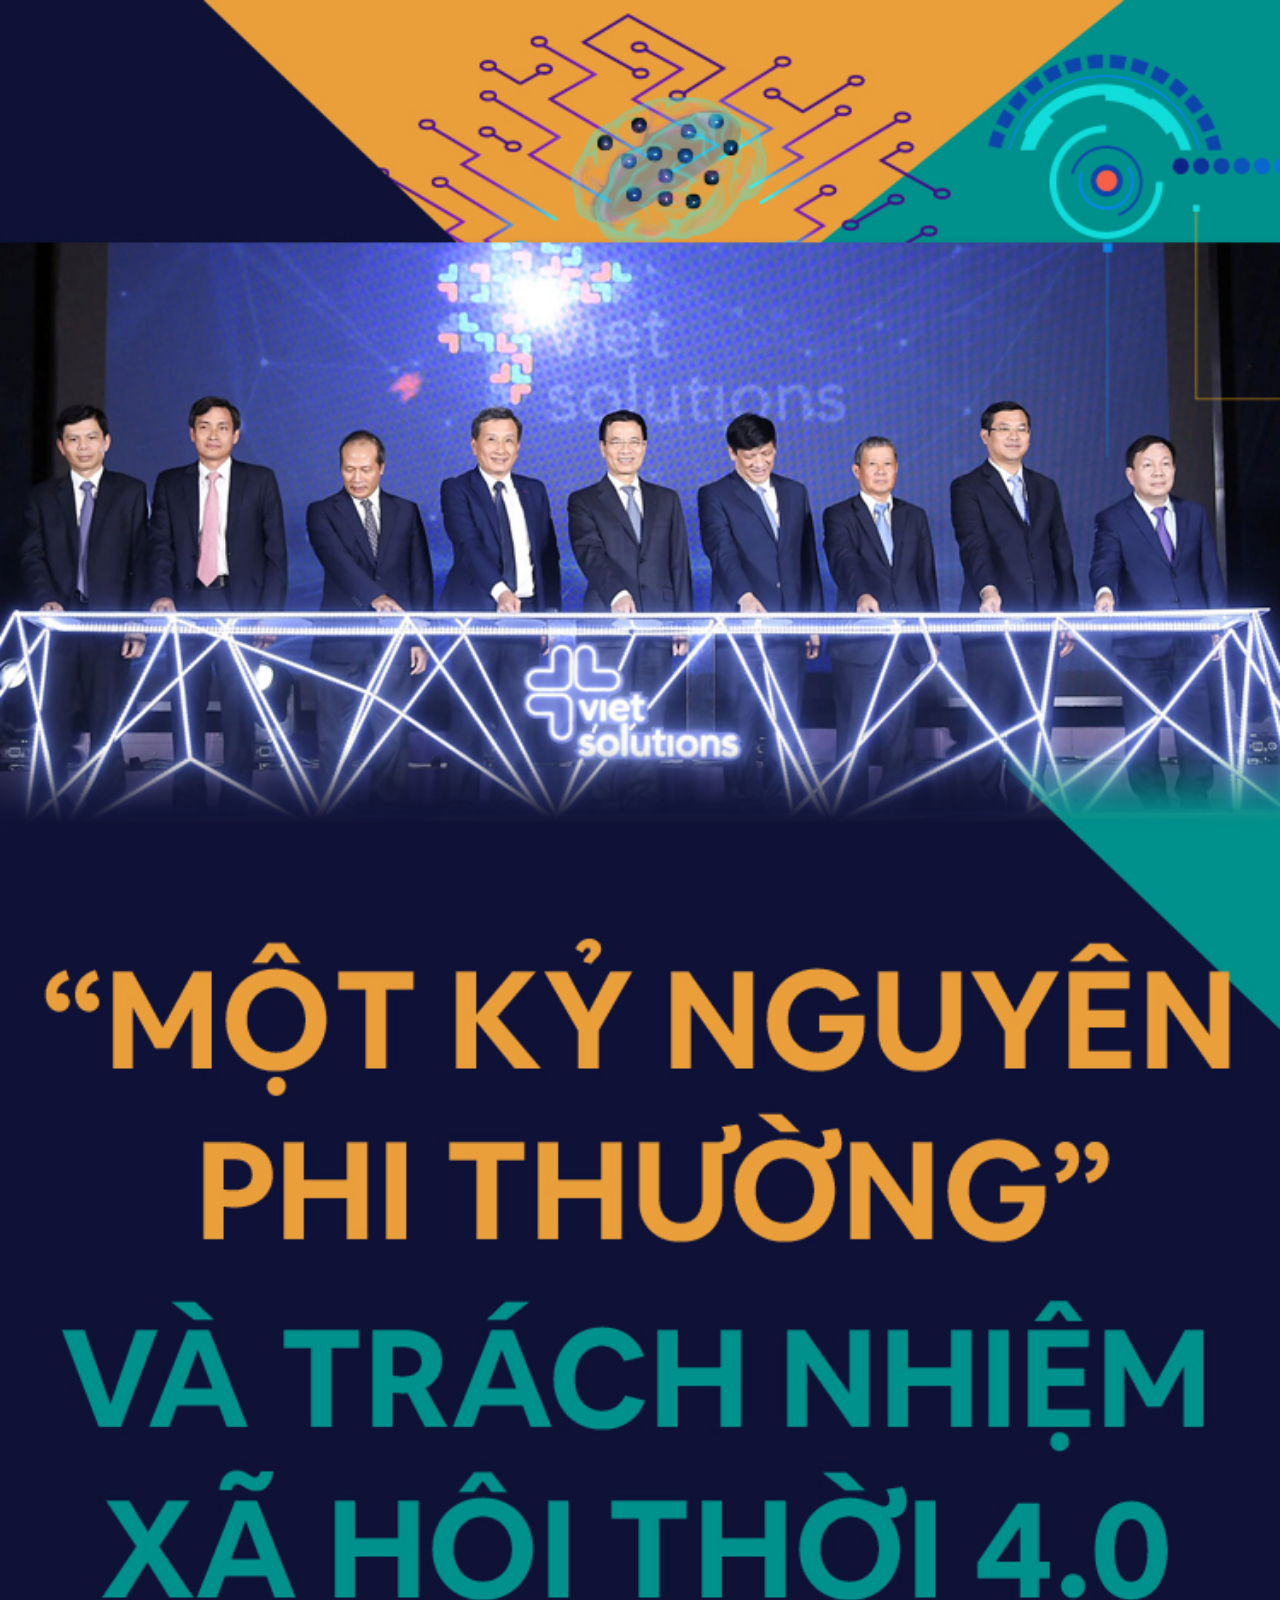
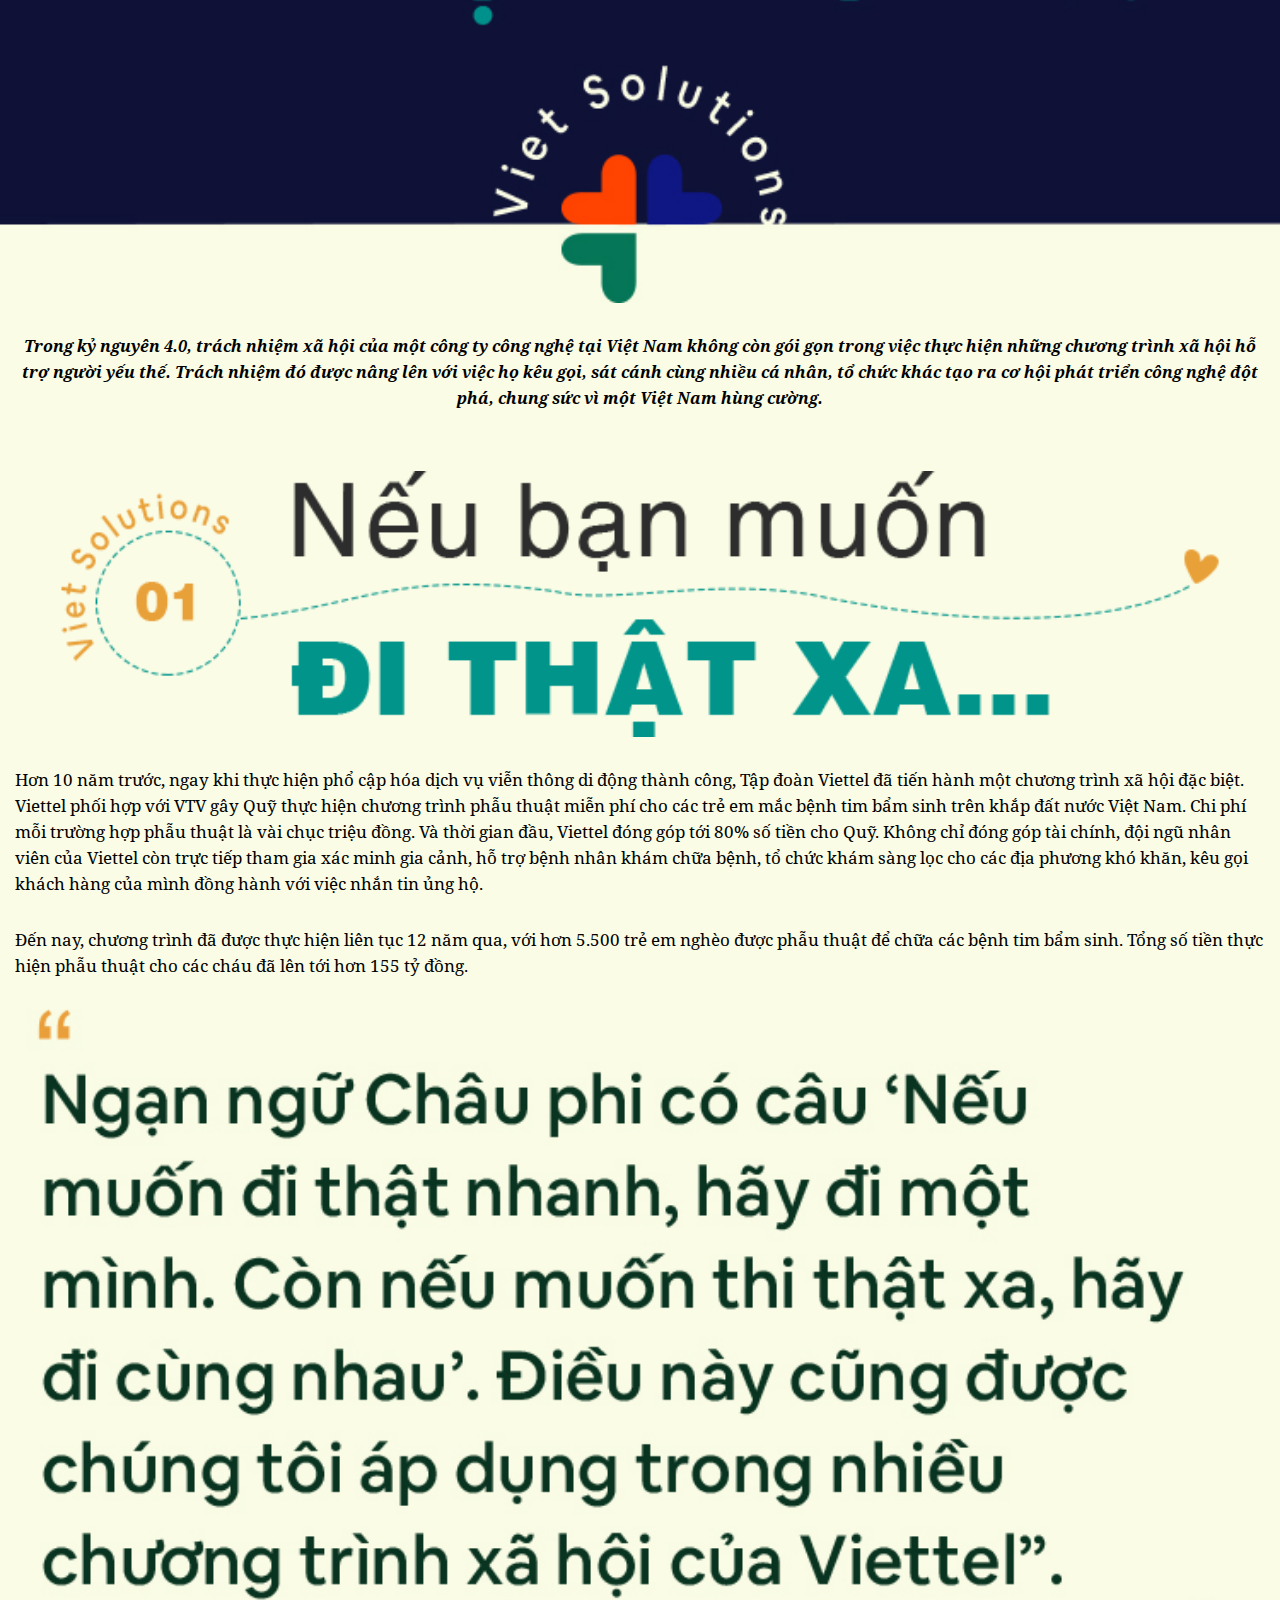
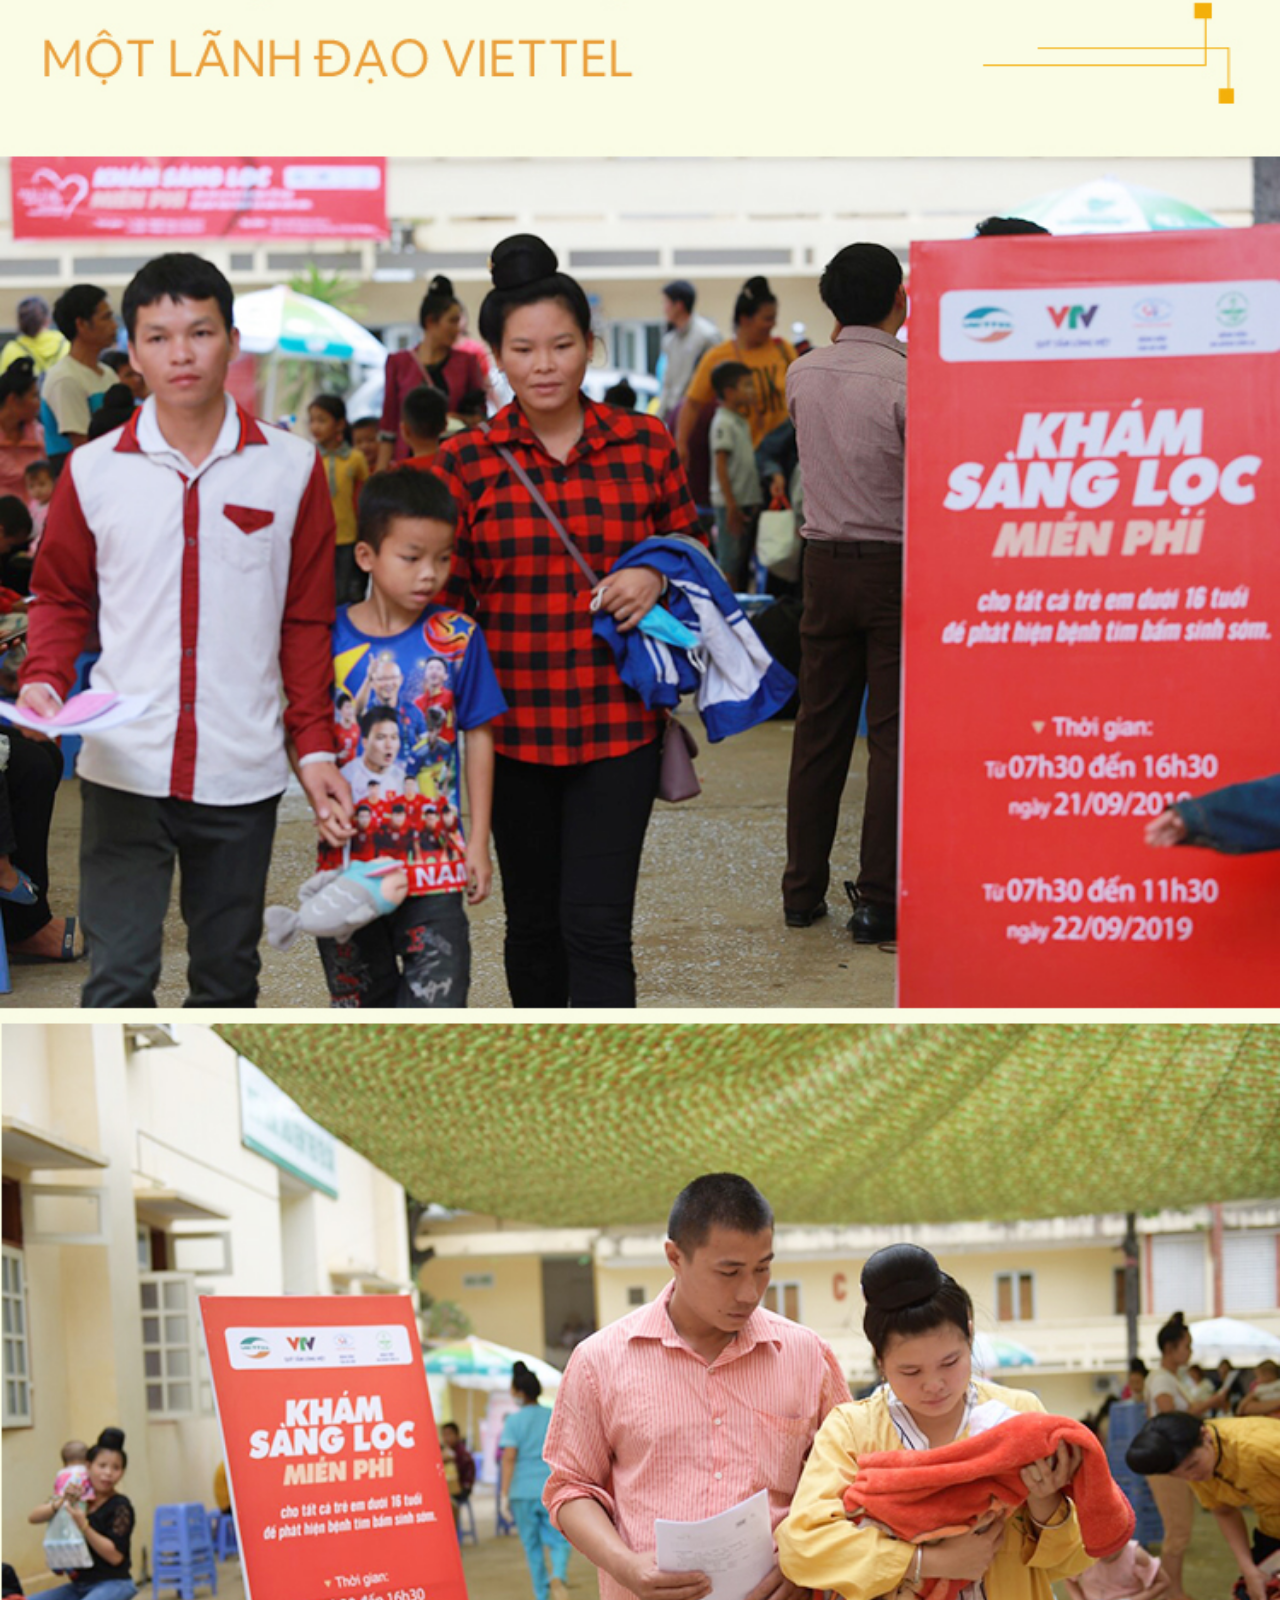
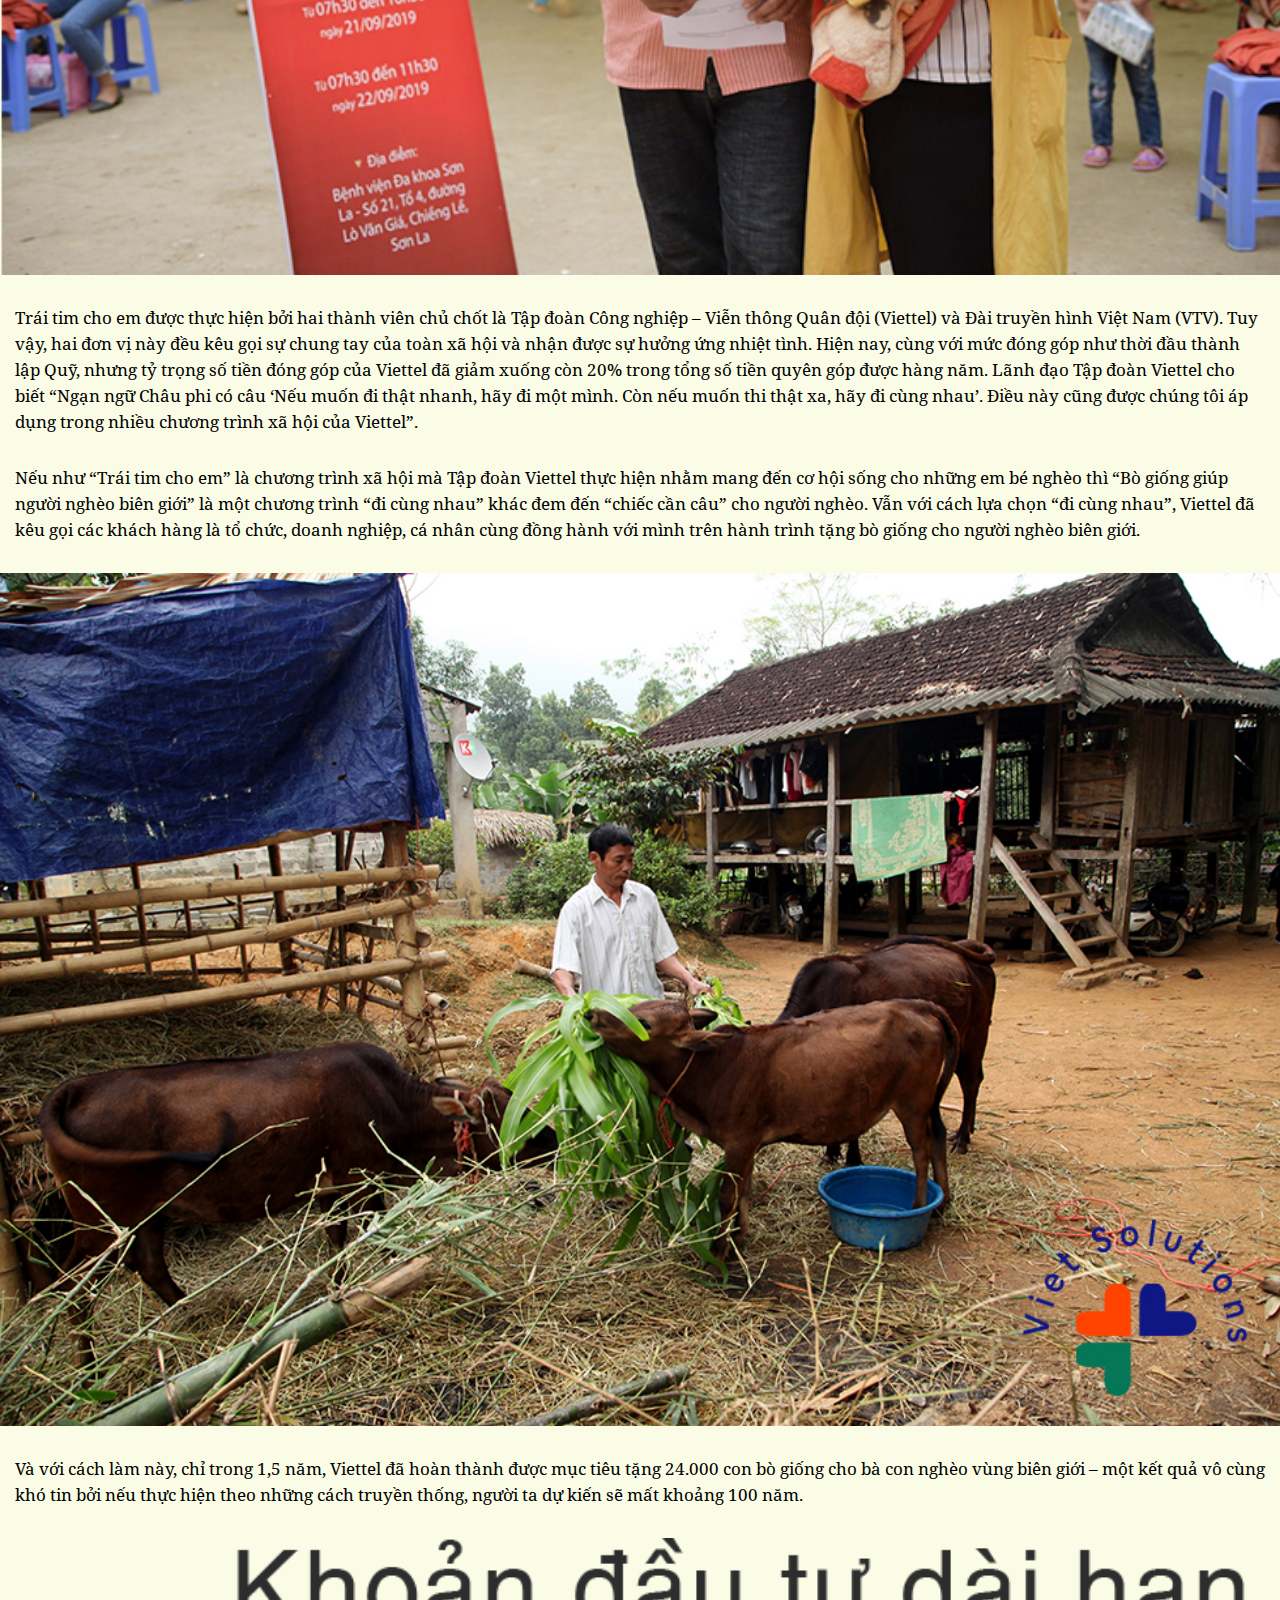
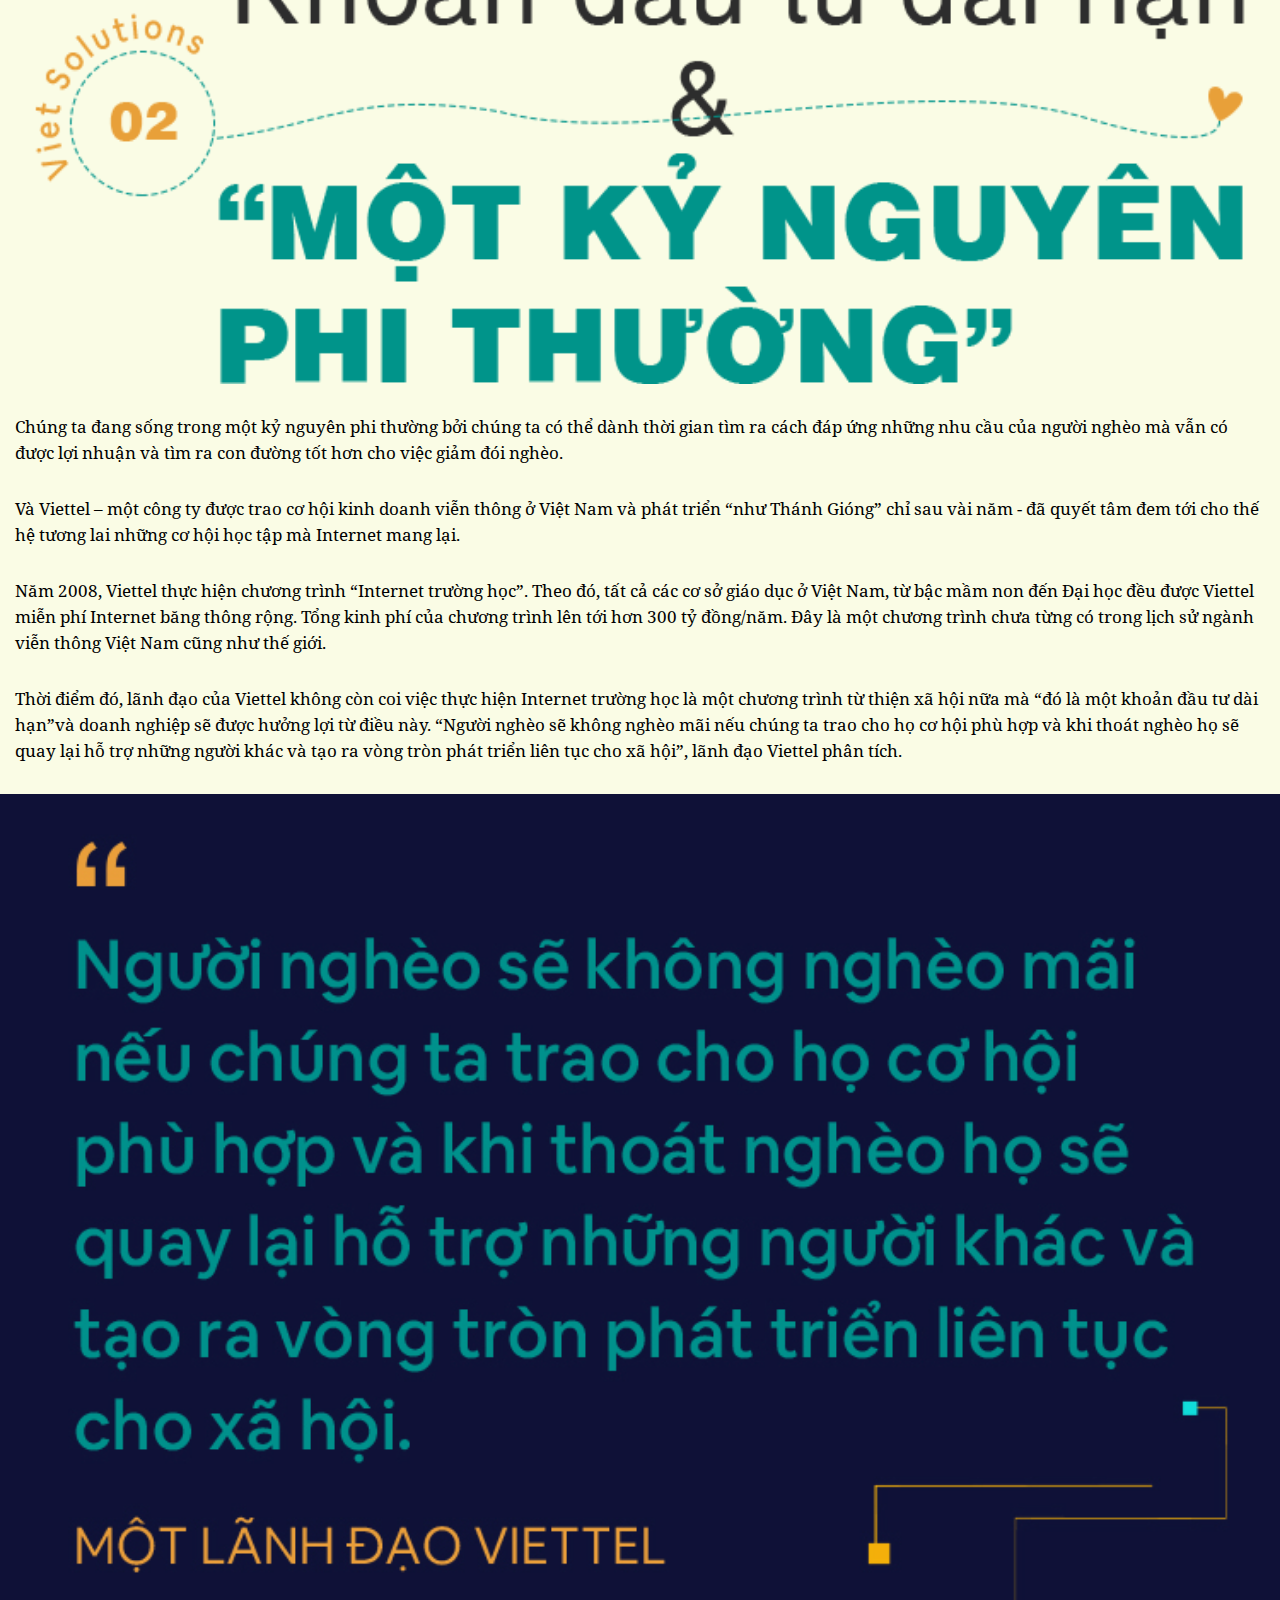
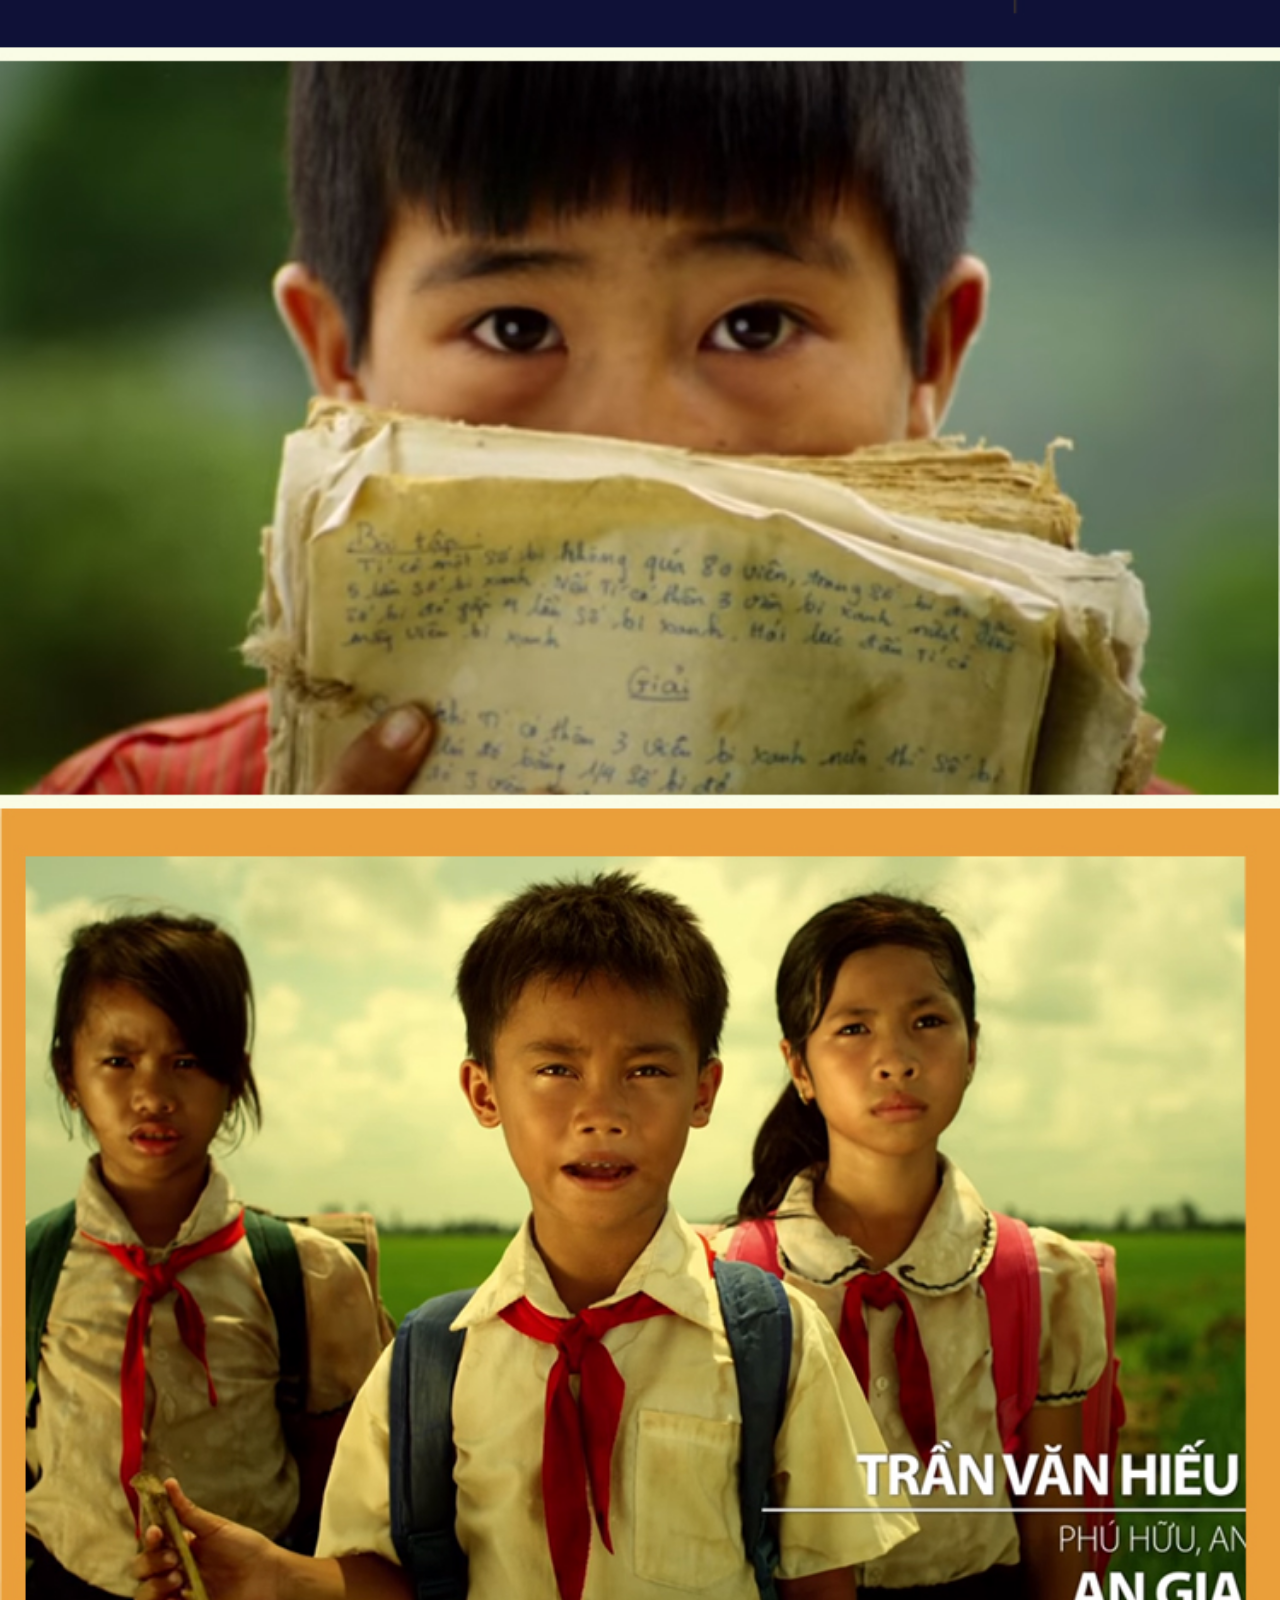
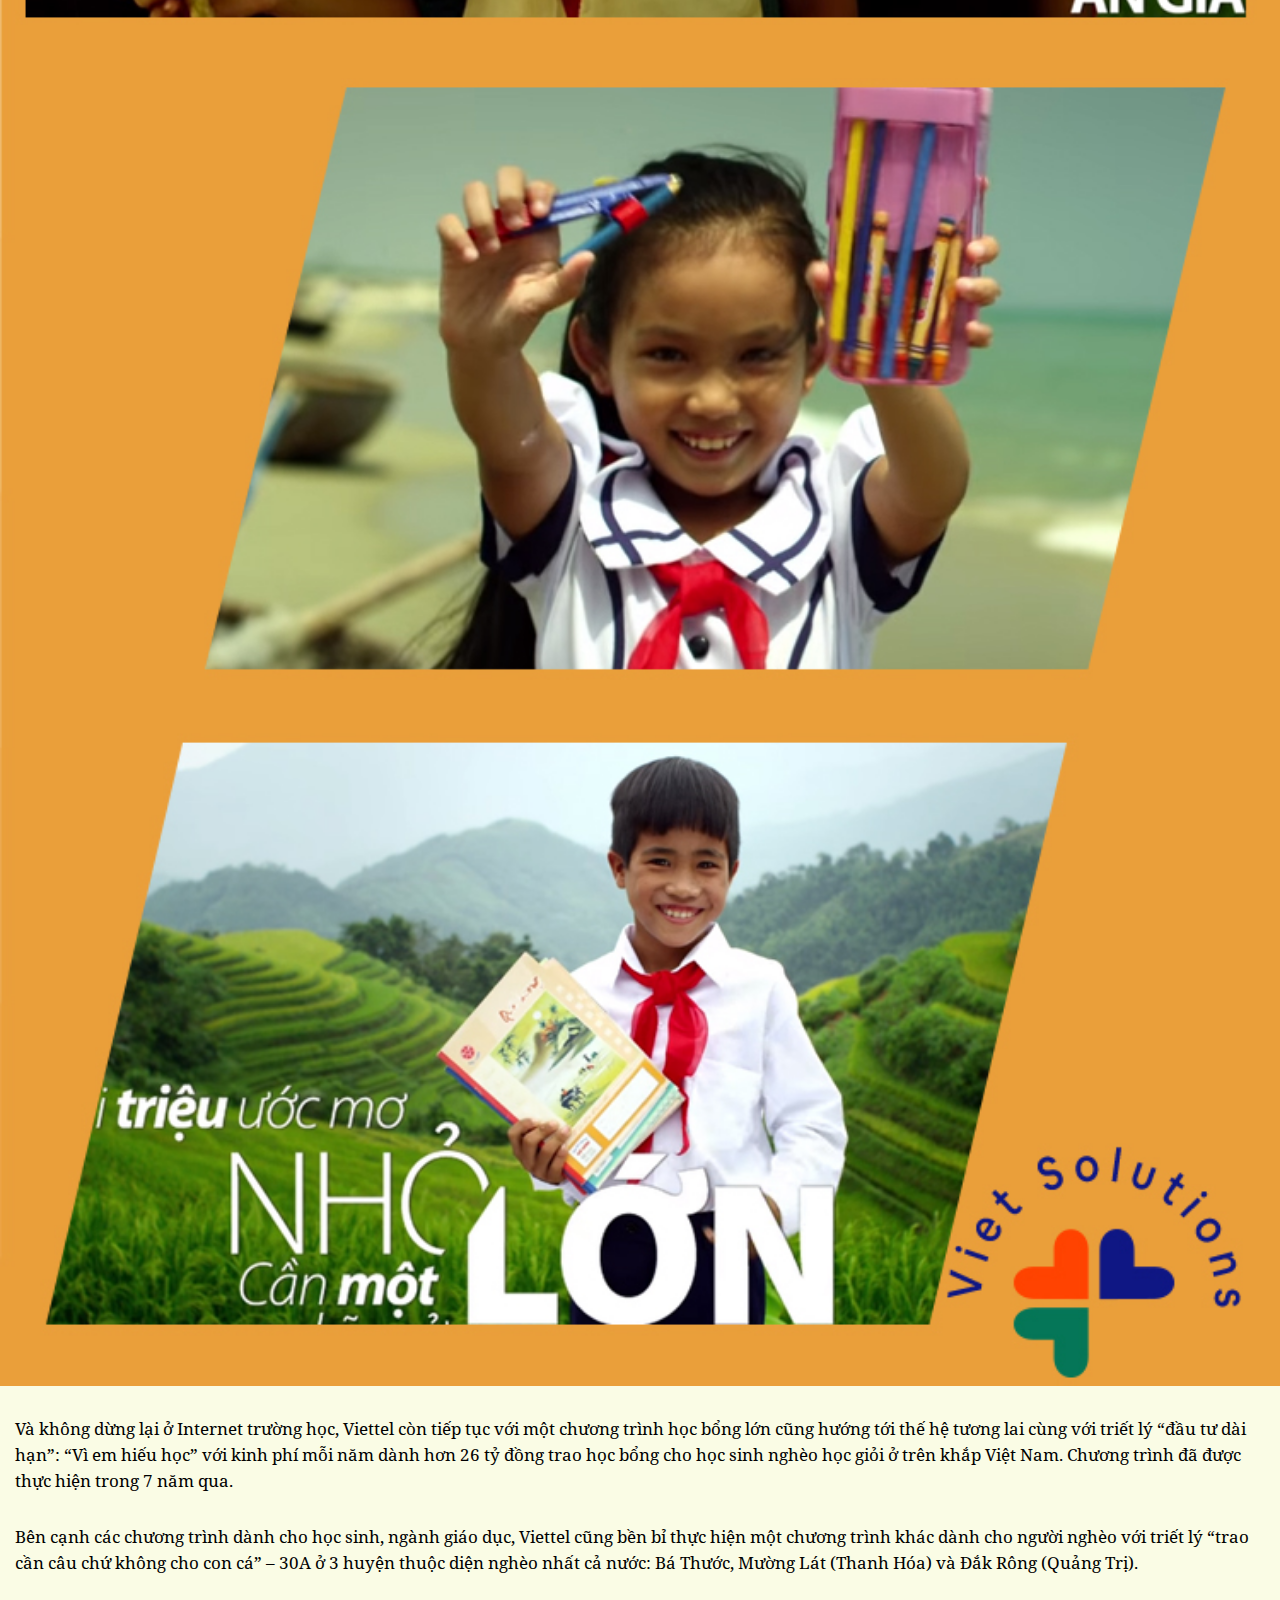
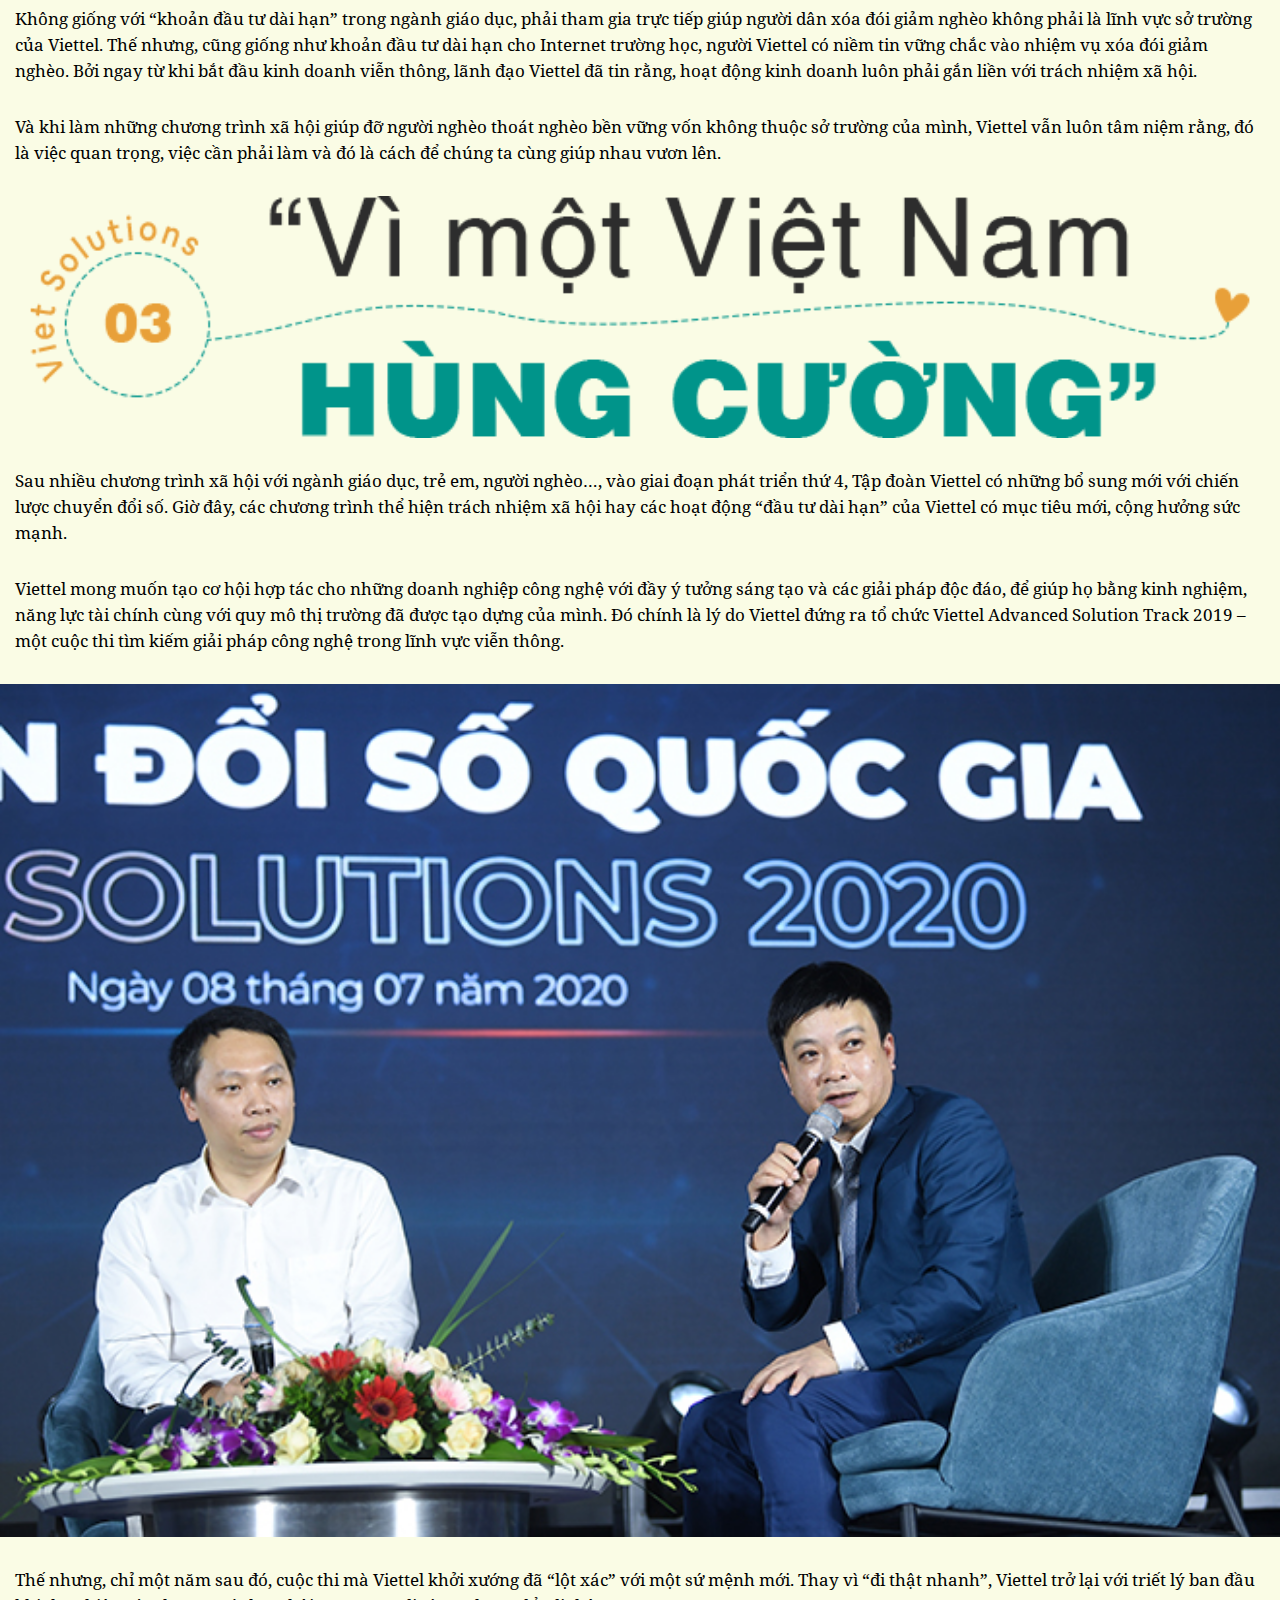
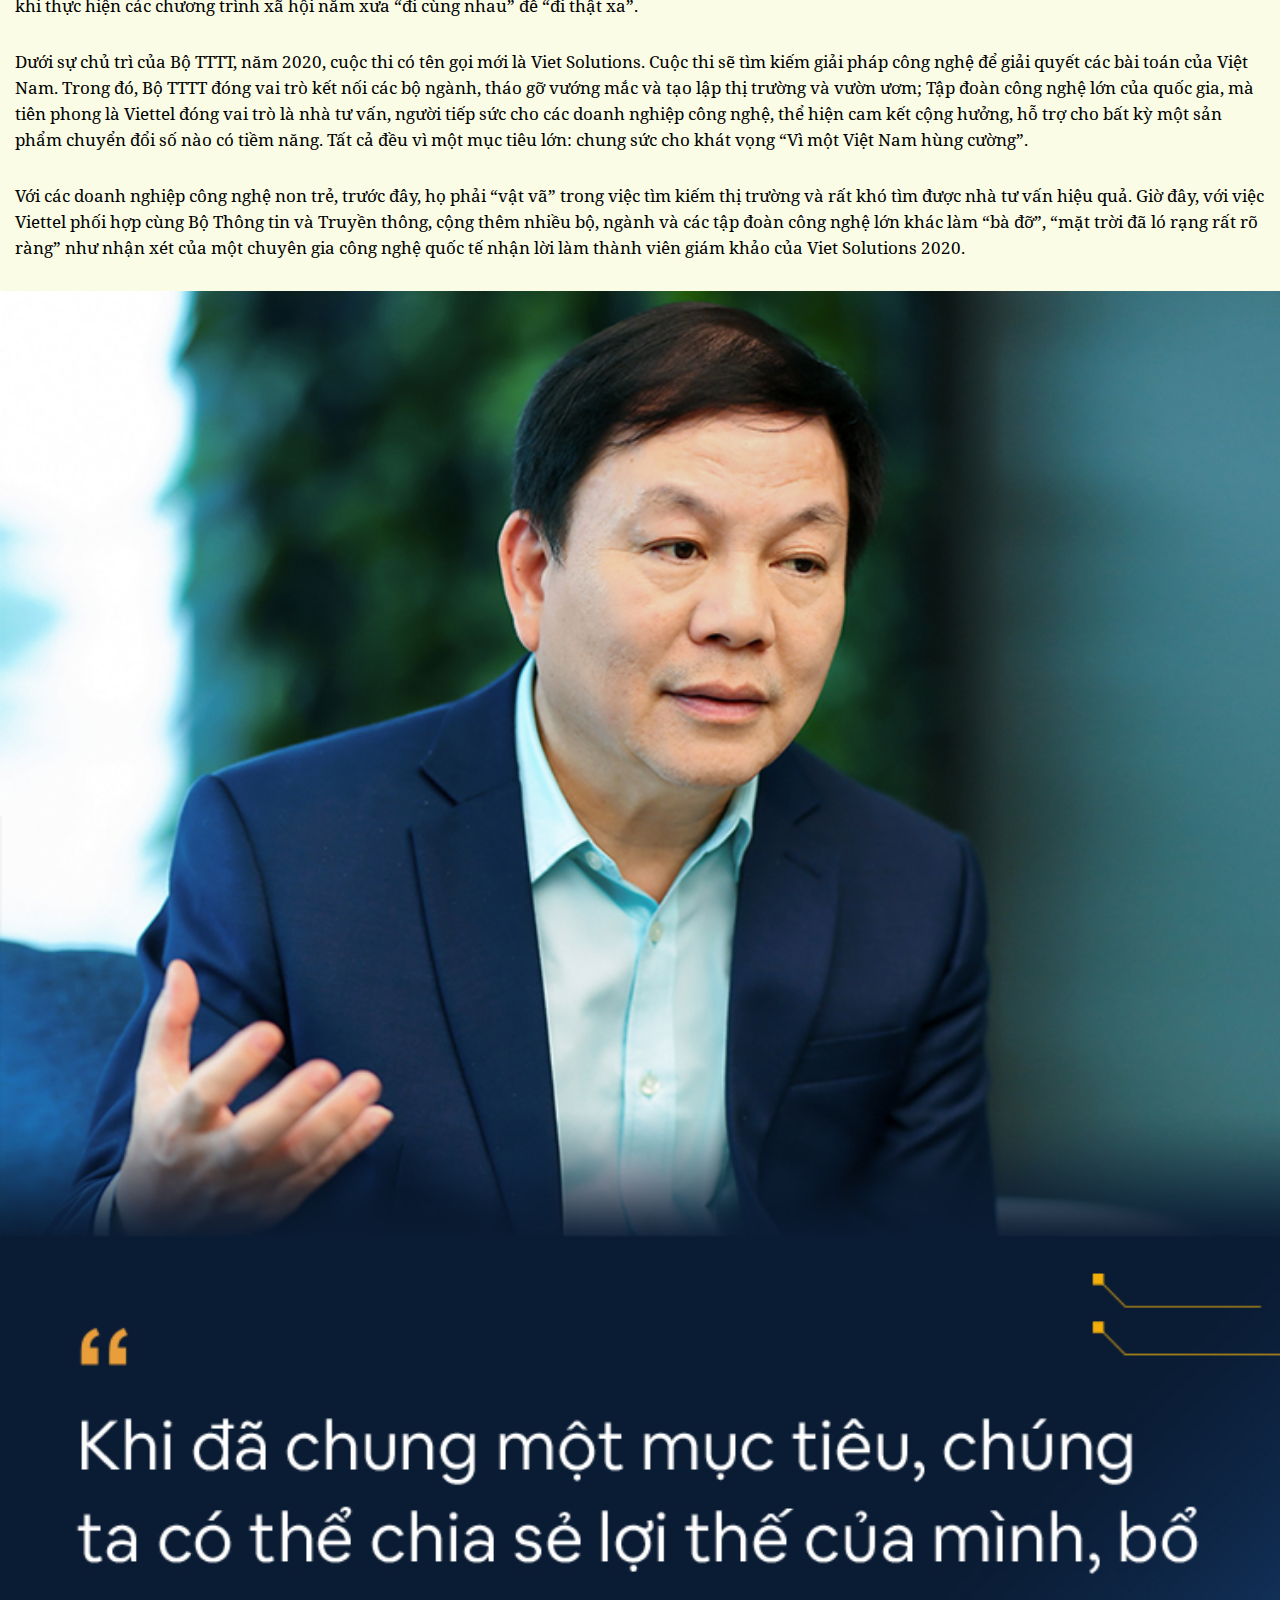
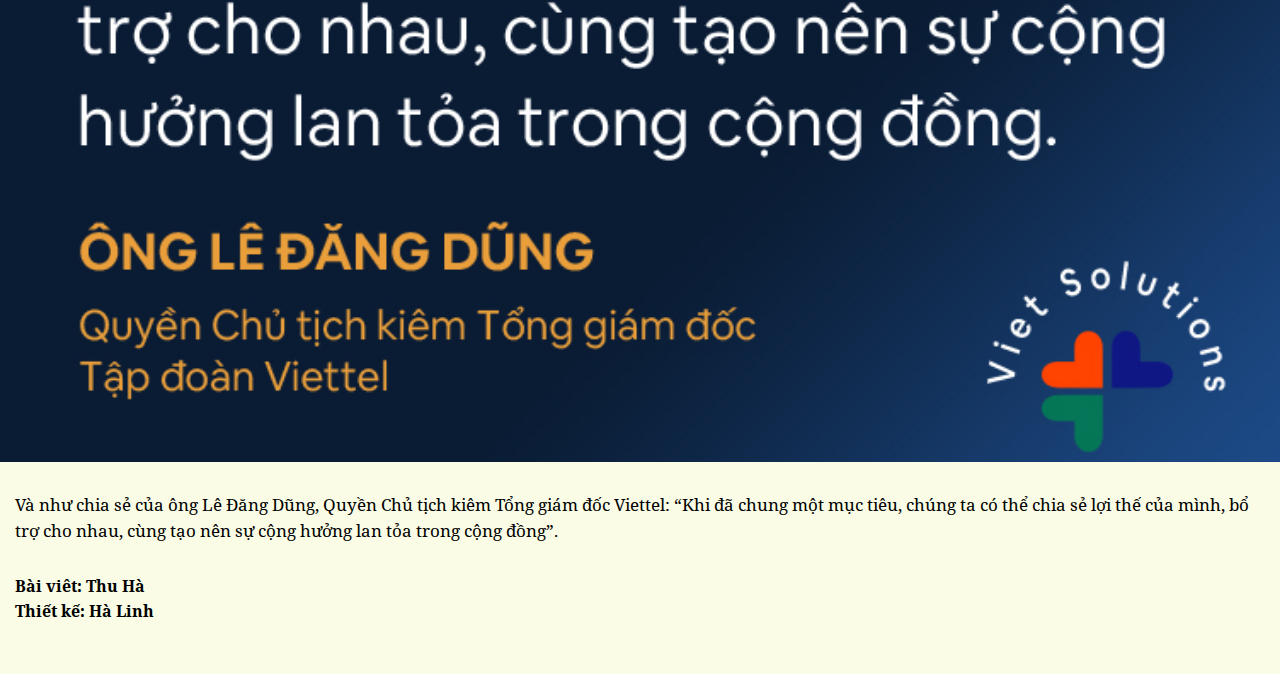
<file: mobile/index.html>
<!DOCTYPE html>
<html lang="en">
<head>
    <meta charset="UTF-8">
    <meta name="viewport" content="width=device-width, initial-scale=1.0">
    <meta http-equiv="X-UA-Compatible" content="ie=edge">
    <title>“Một kỷ nguyên phi thường” và trách nhiệm xã hội thời 4.0</title>
    <link rel="stylesheet" href="css/reset.css">
    <link rel="stylesheet" href="css/fonts.css">
    <link rel="stylesheet" href="css/style.css">
    <script src="js/jquery-3.3.1.min.js"></script>
</head>
<body>
    <div class="emag-wrapper">
        <div class="emag-cover">
            <img src="images/cover.jpg" alt="">
        </div>

        <div class="emag-sapo">
            <p>Trong kỷ nguyên 4.0, trách nhiệm xã hội của một công ty công nghệ tại Việt Nam không còn gói gọn trong việc thực hiện những chương trình xã hội hỗ trợ người yếu thế. Trách nhiệm đó được nâng lên với việc họ kêu gọi, sát cánh cùng nhiều cá nhân, tổ chức khác tạo ra cơ hội phát triển công nghệ đột phá, chung sức vì một Việt Nam hùng cường.</p>
        </div>

        <div class="emag-main">
            <div class="emag-title">
                <img src="images/title-1.png" alt="">
            </div>

            <div class="emag-content">
                <p>Hơn 10 năm trước, ngay khi thực hiện phổ cập hóa dịch vụ viễn thông di động thành công, Tập đoàn Viettel đã tiến hành một chương trình xã hội đặc biệt. Viettel phối hợp với VTV gây Quỹ thực hiện chương trình phẫu thuật miễn phí cho các trẻ em mắc bệnh tim bẩm sinh trên khắp đất nước Việt Nam. Chi phí mỗi trường hợp phẫu thuật là vài chục triệu đồng. Và thời gian đầu, Viettel đóng góp tới 80% số tiền cho Quỹ.  Không chỉ đóng góp tài chính, đội ngũ nhân viên của Viettel còn trực tiếp tham gia xác minh gia cảnh, hỗ trợ bệnh nhân khám chữa bệnh, tổ chức khám sàng lọc cho các địa phương khó khăn, kêu gọi khách hàng của mình đồng hành với việc nhắn tin ủng hộ.</p>

                <p>Đến nay, chương trình đã được thực hiện liên tục 12 năm qua, với hơn 5.500 trẻ em nghèo được phẫu thuật để chữa các bệnh tim bẩm sinh. Tổng số tiền thực hiện phẫu thuật cho các cháu đã lên tới hơn 155 tỷ đồng.</p>
            </div>

            <img src="images/img-1.jpg" alt="">

            <div class="emag-content">
                <p>Trái tim cho em được thực hiện bởi hai thành viên chủ chốt là Tập đoàn Công nghiệp – Viễn thông Quân đội (Viettel) và Đài truyền hình Việt Nam (VTV). Tuy vậy, hai đơn vị này đều kêu gọi sự chung tay của toàn xã hội và nhận được sự hưởng ứng nhiệt tình. Hiện nay, cùng với mức đóng góp như thời đầu thành lập Quỹ, nhưng tỷ trọng số tiền đóng góp của Viettel đã giảm xuống còn 20% trong tổng số tiền quyên góp được hàng năm. Lãnh đạo Tập đoàn Viettel cho biết “Ngạn ngữ Châu phi có câu ‘Nếu muốn đi thật nhanh, hãy đi một mình. Còn nếu muốn thi thật xa, hãy đi cùng nhau’. Điều này cũng được chúng tôi áp dụng trong nhiều chương trình xã hội của Viettel”.</p>

                <p>Nếu như “Trái tim cho em” là chương trình xã hội mà Tập đoàn Viettel thực hiện nhằm mang đến cơ hội sống cho những em bé nghèo thì “Bò giống giúp người nghèo biên giới” là một chương trình “đi cùng nhau” khác đem đến “chiếc cần câu” cho người nghèo. Vẫn với cách lựa chọn “đi cùng nhau”, Viettel đã kêu gọi các khách hàng là tổ chức, doanh nghiệp, cá nhân cùng đồng hành với mình trên hành trình tặng bò giống cho người nghèo biên giới.</p>
            </div>

            <img src="images/img-2.jpg" alt="">

            <div class="emag-content">
                <p>Và với cách làm này, chỉ trong 1,5 năm, Viettel đã hoàn thành được mục tiêu tặng 24.000 con bò giống cho bà con nghèo vùng biên giới – một kết quả vô cùng khó tin bởi nếu thực hiện theo những cách truyền thống, người ta dự kiến sẽ mất khoảng 100 năm. </p>
            </div>

            <div class="emag-title">
                <img src="images/title-2.png" alt="">
            </div>

            <div class="emag-content">
                <p>Chúng ta đang sống trong một kỷ nguyên phi thường bởi chúng ta có thể dành thời gian tìm ra cách đáp ứng những nhu cầu của người nghèo mà vẫn có được lợi nhuận và tìm ra con đường tốt hơn cho việc giảm đói nghèo.</p>

                <p>Và Viettel – một công ty được trao cơ hội kinh doanh viễn thông ở Việt Nam và phát triển “như Thánh Gióng” chỉ sau vài năm - đã quyết tâm đem tới cho thế hệ tương lai những cơ hội học tập mà Internet mang lại.</p>

                <p>Năm 2008, Viettel thực hiện chương trình “Internet trường học”. Theo đó, tất cả các cơ sở giáo dục ở Việt Nam, từ bậc mầm non đến Đại học đều được Viettel miễn phí Internet băng thông rộng. Tổng kinh phí của chương trình lên tới hơn 300 tỷ đồng/năm. Đây là một chương trình chưa từng có trong lịch sử ngành viễn thông Việt Nam cũng như thế giới.</p>

                <p>Thời điểm đó, lãnh đạo của Viettel không còn coi việc thực hiện Internet trường học là một chương trình từ thiện xã hội nữa mà “đó là một khoản đầu tư dài hạn”và doanh nghiệp sẽ được hưởng lợi từ điều này. “Người nghèo sẽ không nghèo mãi nếu chúng ta trao cho họ cơ hội phù hợp và khi thoát nghèo họ sẽ quay lại hỗ trợ những người khác và tạo ra vòng tròn phát triển liên tục cho xã hội”, lãnh đạo Viettel phân tích.</p>
            </div>

            <img src="images/img-3.jpg" alt="">

            <div class="emag-content">
                <p>Và không dừng lại ở Internet trường học, Viettel còn tiếp tục với một chương trình học bổng lớn cũng hướng tới thế hệ tương lai cùng với triết lý “đầu tư dài hạn”: “Vì em hiếu học” với kinh phí mỗi năm dành hơn 26 tỷ đồng trao học bổng cho học sinh nghèo học giỏi ở trên khắp Việt Nam. Chương trình đã được thực hiện trong 7 năm qua.</p>

                <p>Bên cạnh các chương trình dành cho học sinh, ngành giáo dục, Viettel cũng bền bỉ thực hiện một chương trình khác dành cho người nghèo với triết lý “trao cần câu chứ không cho con cá” – 30A ở 3 huyện thuộc diện nghèo nhất cả nước: Bá Thước, Mường Lát (Thanh Hóa) và Đắk Rông (Quảng Trị).</p>

                <p>Không giống với “khoản đầu tư dài hạn” trong ngành giáo dục, phải tham gia trực tiếp giúp người dân xóa đói giảm nghèo không phải là lĩnh vực sở trường của Viettel. Thế nhưng, cũng giống như khoản đầu tư dài hạn cho Internet trường học, người Viettel có niềm tin vững chắc vào nhiệm vụ xóa đói giảm nghèo. Bởi ngay từ khi bắt đầu kinh doanh viễn thông, lãnh đạo Viettel đã tin rằng, hoạt động kinh doanh luôn phải gắn liền với trách nhiệm xã hội.</p>

                <p>Và khi làm những chương trình xã hội giúp đỡ người nghèo thoát nghèo bền vững vốn không thuộc sở trường của mình, Viettel vẫn luôn tâm niệm rằng, đó là việc quan trọng, việc cần phải làm và đó là cách để chúng ta cùng giúp nhau vươn lên.</p>
            </div>

            <div class="emag-title">
                <img src="images/title-3.png" alt="">
            </div>

            <div class="emag-content">
                <p>Sau nhiều chương trình xã hội với ngành giáo dục, trẻ em, người nghèo…, vào giai đoạn phát triển thứ 4, Tập đoàn Viettel có những bổ sung mới với chiến lược chuyển đổi số. Giờ đây, các chương trình thể hiện trách nhiệm xã hội hay các hoạt động “đầu tư dài hạn” của Viettel có mục tiêu mới, cộng hưởng sức mạnh.</p>

                <p>Viettel mong muốn tạo cơ hội hợp tác cho những doanh nghiệp công nghệ với đầy ý tưởng sáng tạo và các giải pháp độc đáo, để giúp họ bằng kinh nghiệm, năng lực tài chính cùng với quy mô thị trường đã được tạo dựng của mình. Đó chính là lý do Viettel đứng ra tổ chức Viettel Advanced Solution Track 2019 – một cuộc thi tìm kiếm giải pháp công nghệ trong lĩnh vực viễn thông.</p>
            </div>

            <img src="images/img-5.jpg" alt="">

            <div class="emag-content">
                <p>Thế nhưng, chỉ một năm sau đó, cuộc thi mà Viettel khởi xướng đã “lột xác” với một sứ mệnh mới. Thay vì “đi thật nhanh”, Viettel trở lại với triết lý ban đầu khi thực hiện các chương trình xã hội năm xưa “đi cùng nhau” để “đi thật xa”.</p>

                <p>Dưới sự chủ trì của Bộ TTTT, năm 2020, cuộc thi có tên gọi mới là Viet Solutions. Cuộc thi sẽ tìm kiếm giải pháp công nghệ để giải quyết các bài toán của Việt Nam. Trong đó, Bộ TTTT đóng vai trò kết nối các bộ ngành, tháo gỡ vướng mắc và tạo lập thị trường và vườn ươm; Tập đoàn công nghệ lớn của quốc gia, mà tiên phong là Viettel đóng vai trò là nhà tư vấn, người tiếp sức cho các doanh nghiệp công nghệ, thể hiện cam kết cộng hưởng, hỗ trợ cho bất kỳ một sản phẩm chuyển đổi số nào có tiềm năng. Tất cả đều vì một mục tiêu lớn: chung sức cho khát vọng “Vì một Việt Nam hùng cường”.</p>

                <p>Với các doanh nghiệp công nghệ non trẻ, trước đây, họ phải “vật vã” trong việc tìm kiếm thị trường và rất khó tìm được nhà tư vấn hiệu quả. Giờ đây, với việc Viettel phối hợp cùng Bộ Thông tin và Truyền thông, cộng thêm nhiều bộ, ngành và các tập đoàn công nghệ lớn khác làm “bà đỡ”, “mặt trời đã ló rạng rất rõ ràng” như nhận xét của một chuyên gia công nghệ quốc tế nhận lời làm thành viên giám khảo của Viet Solutions 2020.</p>
            </div>

            <img src="images/img-6.jpg" alt="">

            <div class="emag-content">
                <p>Và như chia sẻ của ông Lê Đăng Dũng, Quyền Chủ tịch kiêm Tổng giám đốc Viettel: “Khi đã chung một mục tiêu, chúng ta có thể chia sẻ lợi thế của mình, bổ trợ cho nhau, cùng tạo nên sự cộng hưởng lan tỏa trong cộng đồng”.</p>
            </div>

            <div class="emag-credit">
                <p>Bài viêt: Thu Hà</p>
                <p>Thiết kế: Hà Linh</p>
            </div>
        </div>
    </div>
</body>
</html>
</file>
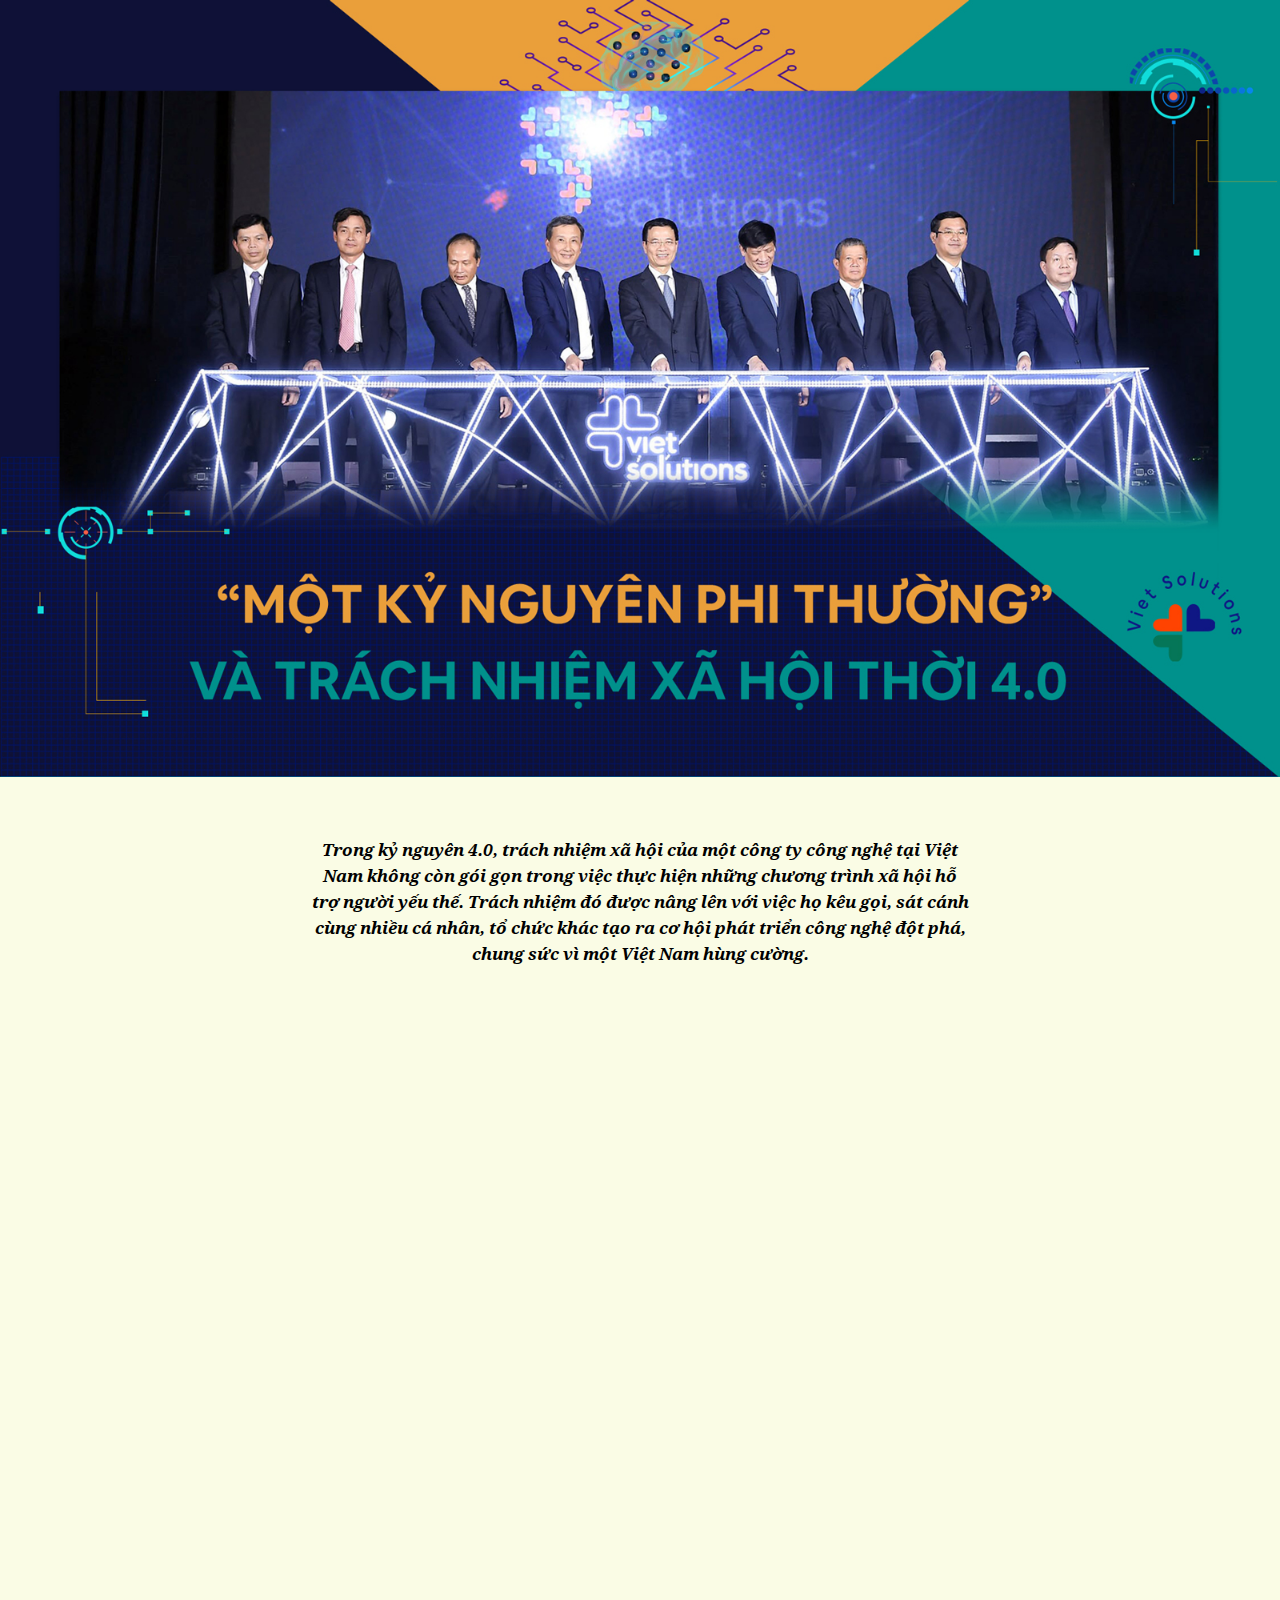
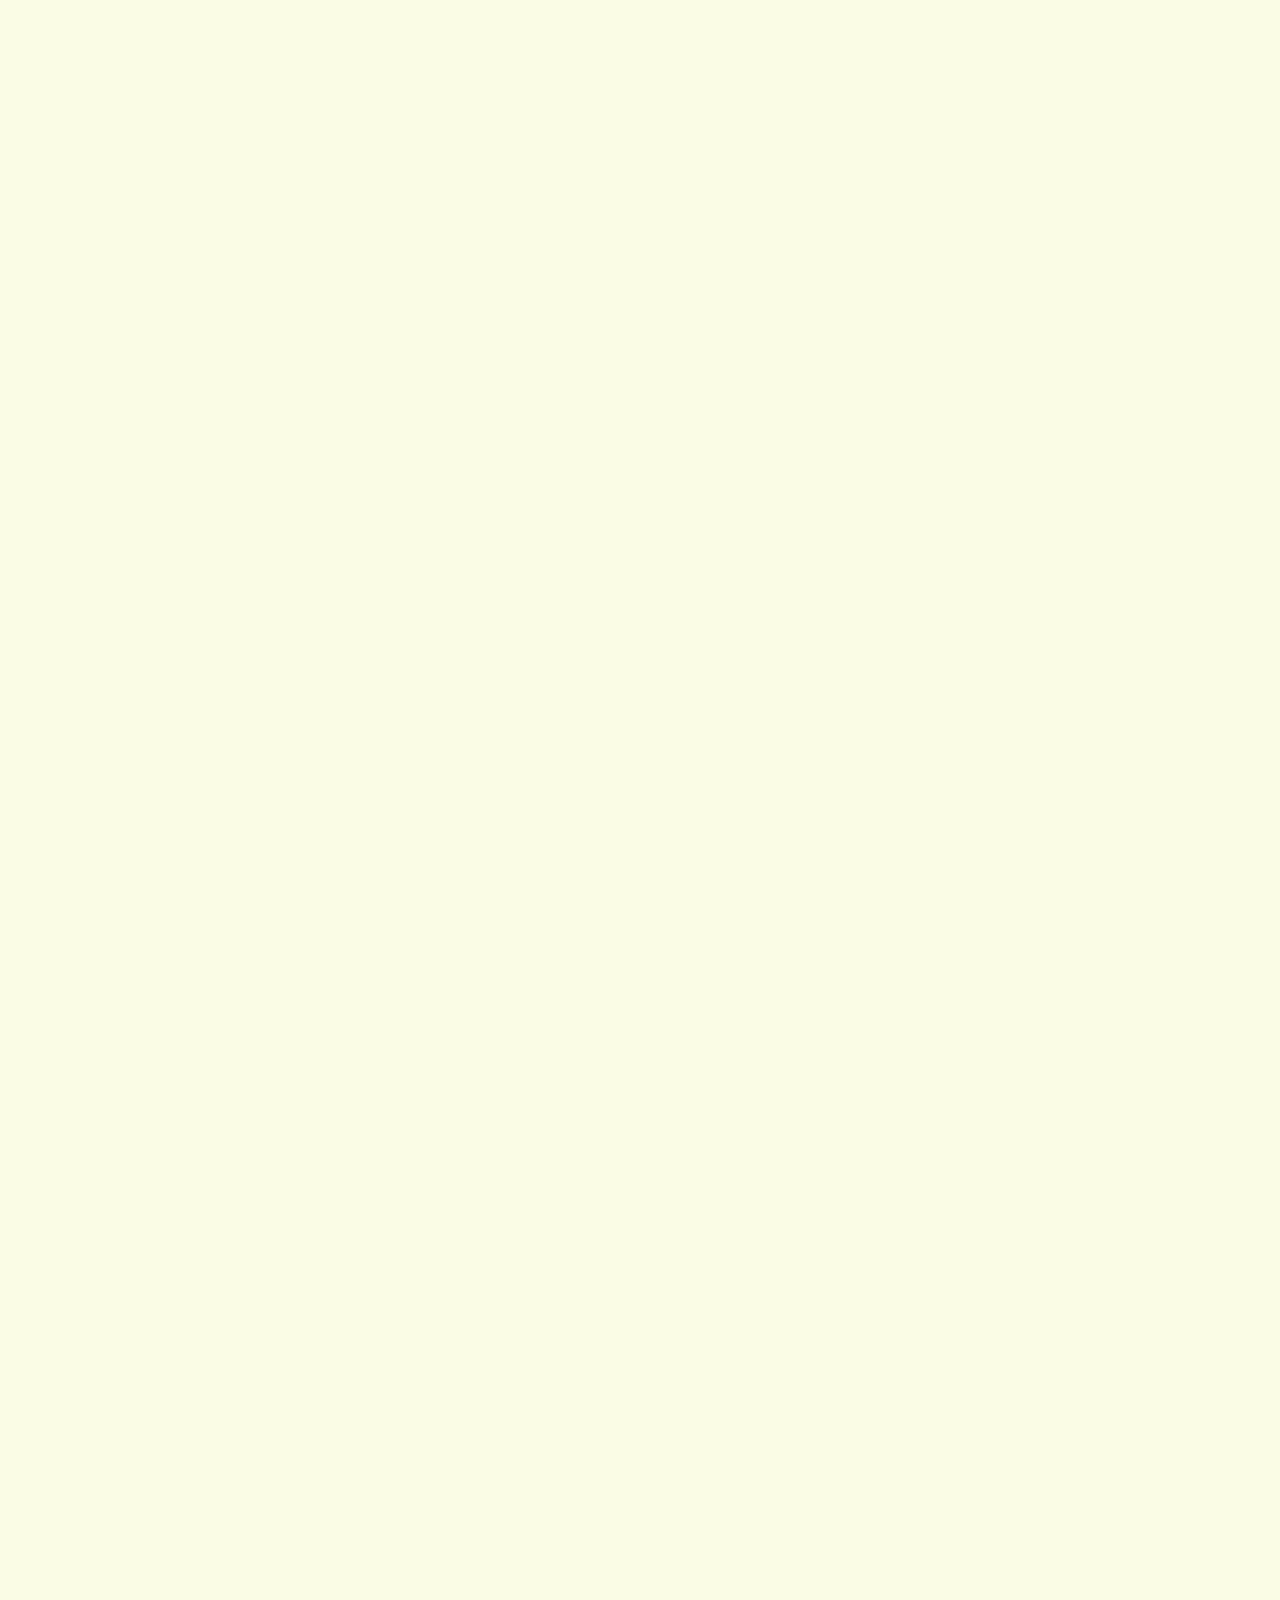
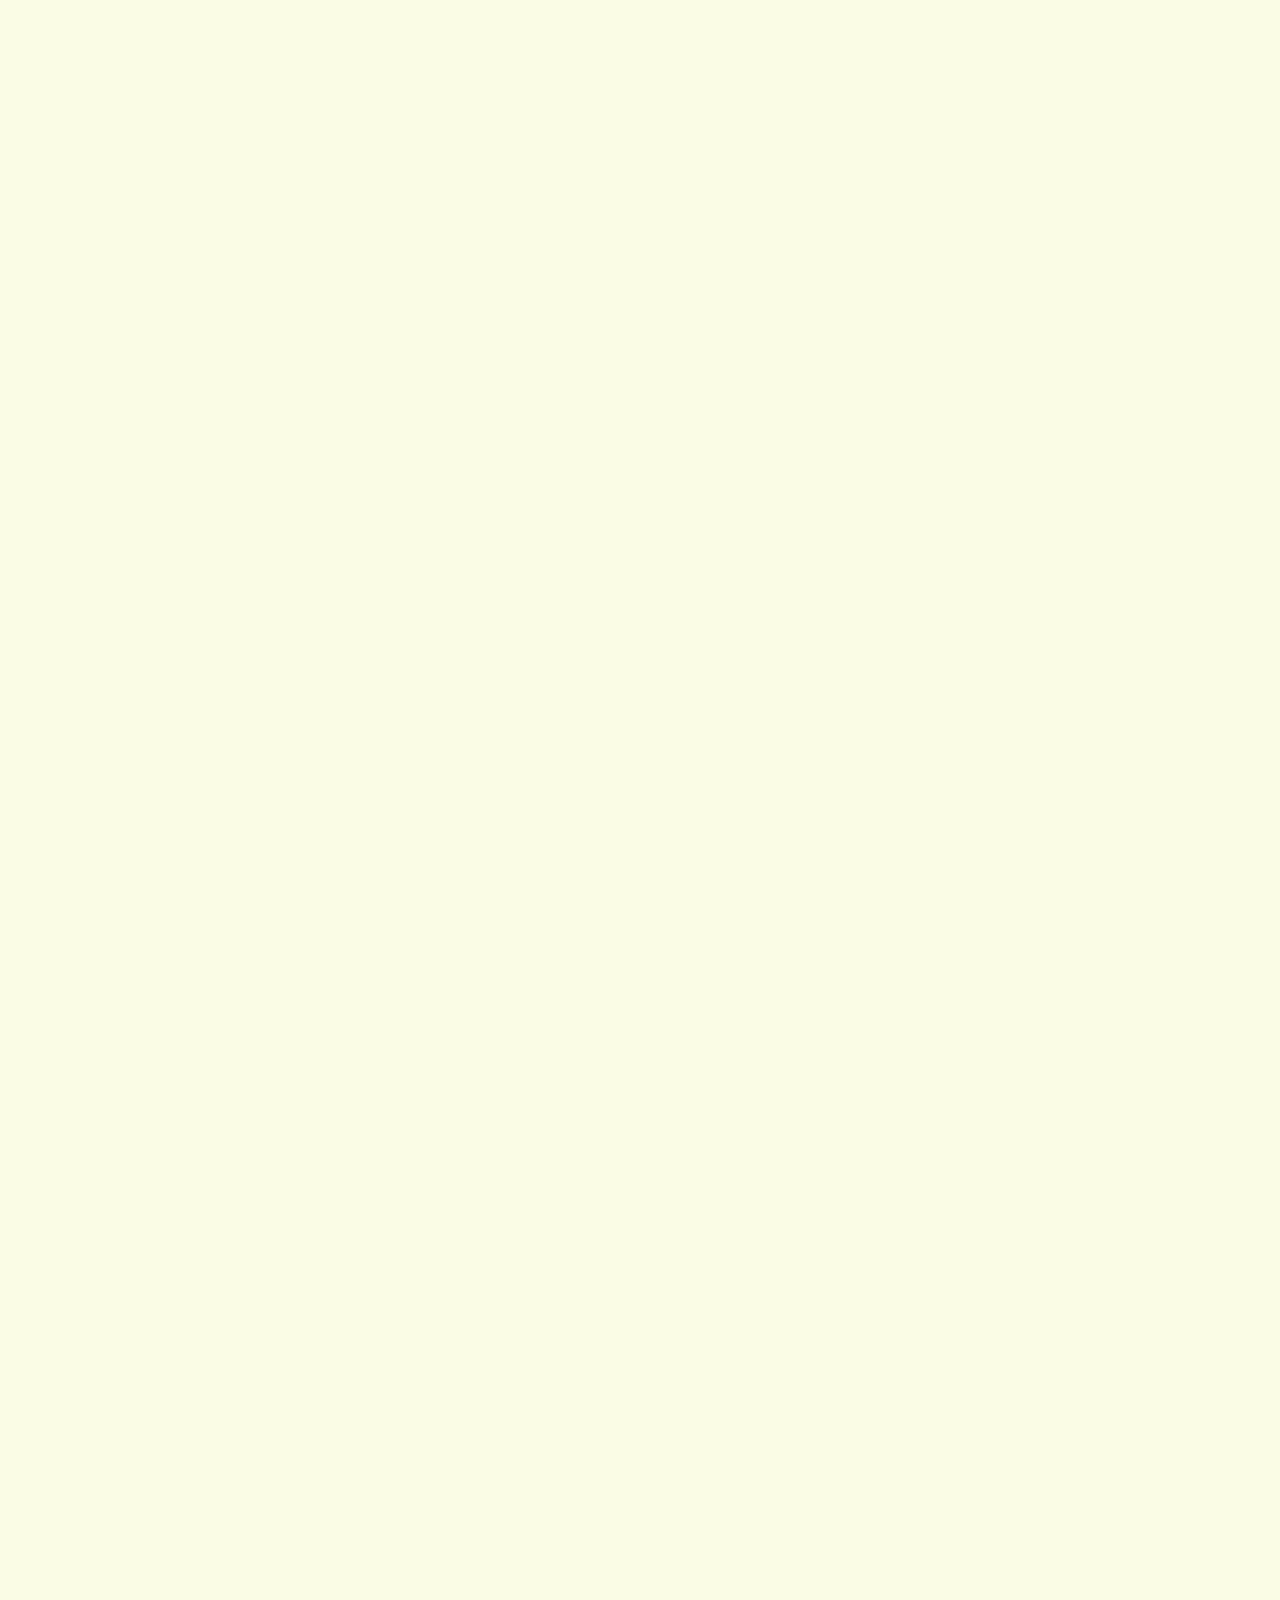
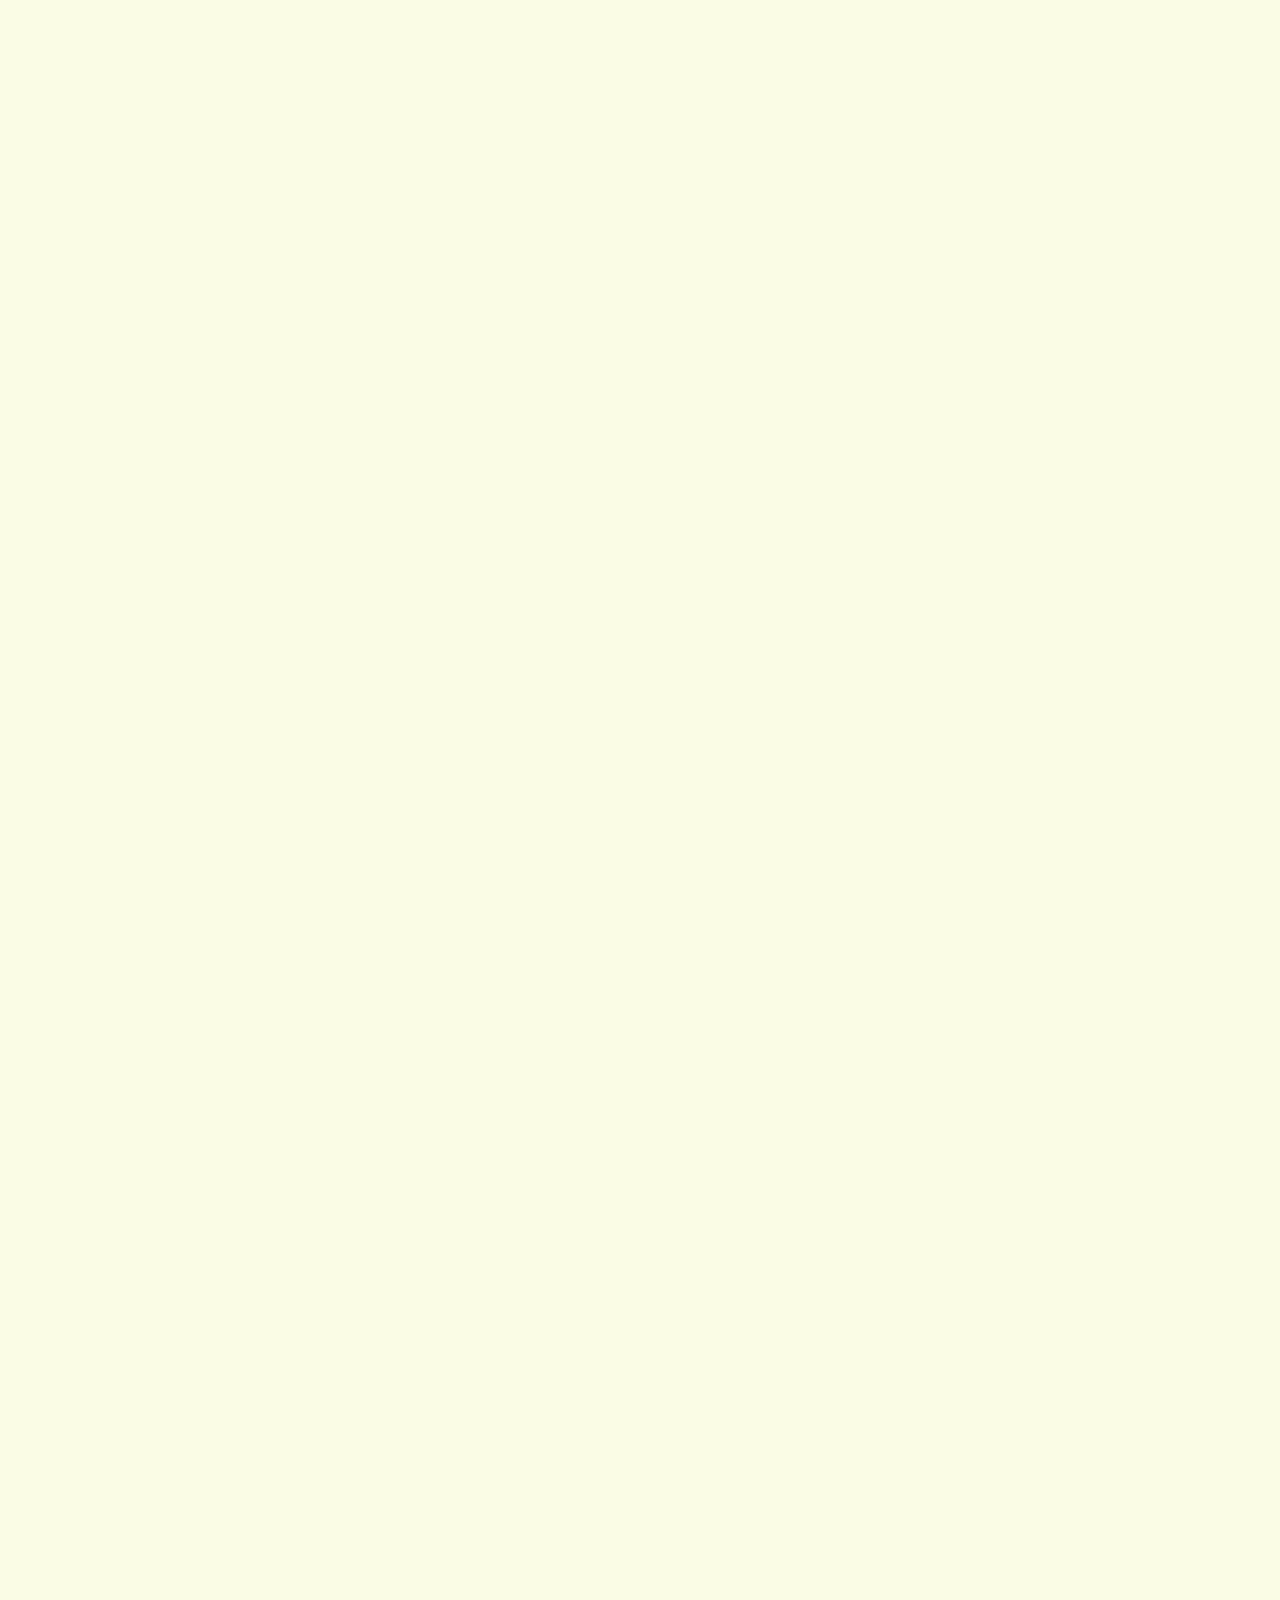
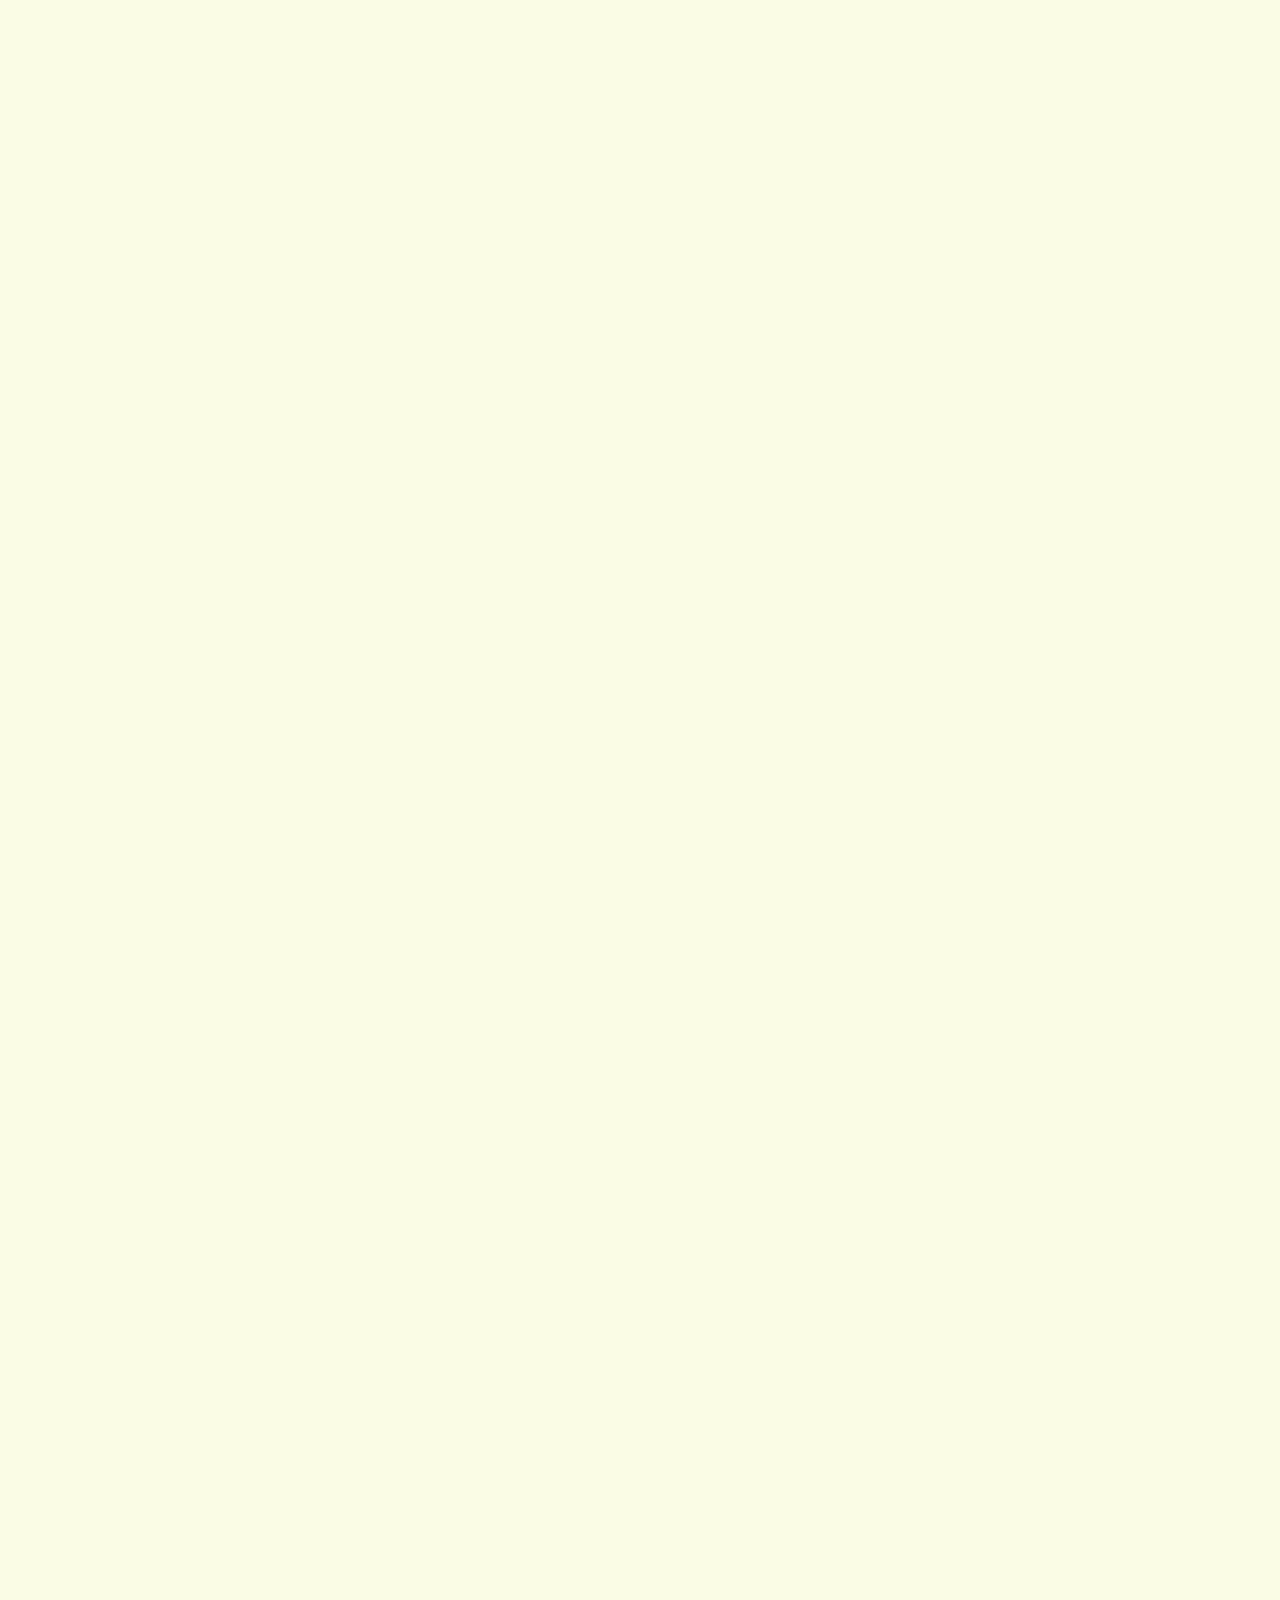
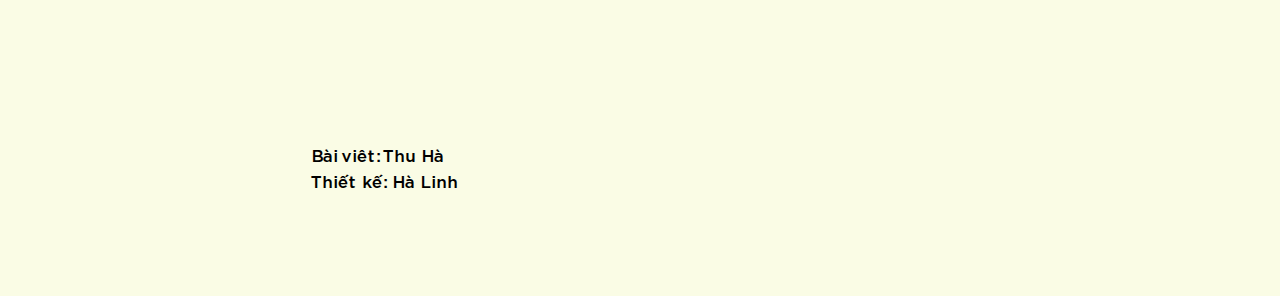
<file: responsive/index.html>
<!DOCTYPE html>
<html lang="en">
<head>
    <meta charset="UTF-8">
    <meta name="viewport" content="width=device-width, initial-scale=1.0">
    <meta http-equiv="X-UA-Compatible" content="ie=edge">
    <title>Những giải thưởng không được công bố của Viet Solutions</title>
    <link rel="stylesheet" href="css/reset.css">
    <link rel="stylesheet" href="css/fonts.css">
    <link rel="stylesheet" href="css/animate.css">
    <link rel="stylesheet" href="css/style.css">
    <script src="js/jquery-3.3.1.min.js"></script>
    <script src="js/wow.min.js"></script>
    <script>
        $(document).ready(function() {
            new WOW().init();
        })
    </script>
</head>
<body>
    <div class="emag-wrapper web">
        <div class="emag-cover">
            <img src="images/web/cover.jpg" alt="">
        </div>

        <div class="emag-sapo w660">
            <p>Trong kỷ nguyên 4.0, trách nhiệm xã hội của một công ty công nghệ tại Việt Nam không còn gói gọn trong việc thực hiện những chương trình xã hội hỗ trợ người yếu thế. Trách nhiệm đó được nâng lên với việc họ kêu gọi, sát cánh cùng nhiều cá nhân, tổ chức khác tạo ra cơ hội phát triển công nghệ đột phá, chung sức vì một Việt Nam hùng cường.</p>
        </div>

        <div class="emag-main">
            <div class="emag-title w980 wow fadeInUp" data-wow-duration="1s" style="margin-top: 80px;">
                <img src="images/web/title-1.png" alt="">
            </div>

            <div class="emag-content">
                <div class="w660 wow fadeInUp" data-wow-duration="1s">
                    <p>Hơn 10 năm trước, ngay khi thực hiện phổ cập hóa dịch vụ viễn thông di động thành công, Tập đoàn Viettel đã tiến hành một chương trình xã hội đặc biệt. Viettel phối hợp với VTV gây Quỹ thực hiện chương trình phẫu thuật miễn phí cho các trẻ em mắc bệnh tim bẩm sinh trên khắp đất nước Việt Nam. Chi phí mỗi trường hợp phẫu thuật là vài chục triệu đồng. Và thời gian đầu, Viettel đóng góp tới 80% số tiền cho Quỹ.  Không chỉ đóng góp tài chính, đội ngũ nhân viên của Viettel còn trực tiếp tham gia xác minh gia cảnh, hỗ trợ bệnh nhân khám chữa bệnh, tổ chức khám sàng lọc cho các địa phương khó khăn, kêu gọi khách hàng của mình đồng hành với việc nhắn tin ủng hộ.</p>

                    <p>Đến nay, chương trình đã được thực hiện liên tục 12 năm qua, với hơn 5.500 trẻ em nghèo được phẫu thuật để chữa các bệnh tim bẩm sinh. Tổng số tiền thực hiện phẫu thuật cho các cháu đã lên tới hơn 155 tỷ đồng.</p>
                </div>

                <div class="w980 wow fadeInUp" data-wow-duration="1s">
                    <img src="images/web/img-1.png" alt="">
                </div>

                <div class="w660 wow fadeInUp" data-wow-duration="1s">
                    <p>Trái tim cho em được thực hiện bởi hai thành viên chủ chốt là Tập đoàn Công nghiệp – Viễn thông Quân đội (Viettel) và Đài truyền hình Việt Nam (VTV). Tuy vậy, hai đơn vị này đều kêu gọi sự chung tay của toàn xã hội và nhận được sự hưởng ứng nhiệt tình. Hiện nay, cùng với mức đóng góp như thời đầu thành lập Quỹ, nhưng tỷ trọng số tiền đóng góp của Viettel đã giảm xuống còn 20% trong tổng số tiền quyên góp được hàng năm. Lãnh đạo Tập đoàn Viettel cho biết “Ngạn ngữ Châu phi có câu ‘Nếu muốn đi thật nhanh, hãy đi một mình. Còn nếu muốn thi thật xa, hãy đi cùng nhau’. Điều này cũng được chúng tôi áp dụng trong nhiều chương trình xã hội của Viettel”.</p>

                    <p>Nếu như “Trái tim cho em” là chương trình xã hội mà Tập đoàn Viettel thực hiện nhằm mang đến cơ hội sống cho những em bé nghèo thì “Bò giống giúp người nghèo biên giới” là một chương trình “đi cùng nhau” khác đem đến “chiếc cần câu” cho người nghèo. Vẫn với cách lựa chọn “đi cùng nhau”, Viettel đã kêu gọi các khách hàng là tổ chức, doanh nghiệp, cá nhân cùng đồng hành với mình trên hành trình tặng bò giống cho người nghèo biên giới.</p>
                </div>

                <div class="w980 wow fadeInUp" data-wow-duration="1s">
                    <img src="images/web/img-2.jpg" alt="">
                </div>

                <div class="w660 wow fadeInUp" data-wow-duration="1s">
                    <p>Và với cách làm này, chỉ trong 1,5 năm, Viettel đã hoàn thành được mục tiêu tặng 24.000 con bò giống cho bà con nghèo vùng biên giới – một kết quả vô cùng khó tin bởi nếu thực hiện theo những cách truyền thống, người ta dự kiến sẽ mất khoảng 100 năm. </p>
                </div>

                <div class="emag-title w980 wow fadeInUp" data-wow-duration="1s" style="margin-top: 60px;">
                    <img src="images/web/title-2.png" alt="">
                </div>

                <div class="w660 wow fadeInUp" data-wow-duration="1s">
                    <p>Chúng ta đang sống trong một kỷ nguyên phi thường bởi chúng ta có thể dành thời gian tìm ra cách đáp ứng những nhu cầu của người nghèo mà vẫn có được lợi nhuận và tìm ra con đường tốt hơn cho việc giảm đói nghèo.</p>

                    <p>Và Viettel – một công ty được trao cơ hội kinh doanh viễn thông ở Việt Nam và phát triển “như Thánh Gióng” chỉ sau vài năm - đã quyết tâm đem tới cho thế hệ tương lai những cơ hội học tập mà Internet mang lại.</p>

                    <p>Năm 2008, Viettel thực hiện chương trình “Internet trường học”. Theo đó, tất cả các cơ sở giáo dục ở Việt Nam, từ bậc mầm non đến Đại học đều được Viettel miễn phí Internet băng thông rộng. Tổng kinh phí của chương trình lên tới hơn 300 tỷ đồng/năm. Đây là một chương trình chưa từng có trong lịch sử ngành viễn thông Việt Nam cũng như thế giới.</p>

                    <p>Thời điểm đó, lãnh đạo của Viettel không còn coi việc thực hiện Internet trường học là một chương trình từ thiện xã hội nữa mà “đó là một khoản đầu tư dài hạn”và doanh nghiệp sẽ được hưởng lợi từ điều này. “Người nghèo sẽ không nghèo mãi nếu chúng ta trao cho họ cơ hội phù hợp và khi thoát nghèo họ sẽ quay lại hỗ trợ những người khác và tạo ra vòng tròn phát triển liên tục cho xã hội”, lãnh đạo Viettel phân tích.</p>
                </div>

                <div class="wow fadeInUp" data-wow-duration="1s">
                    <img src="images/web/img-3.jpg" alt="">
                </div>

                <div class="w660 wow fadeInUp" data-wow-duration="1s">
                    <p>Và không dừng lại ở Internet trường học, Viettel còn tiếp tục với một chương trình học bổng lớn cũng hướng tới thế hệ tương lai cùng với triết lý “đầu tư dài hạn”: “Vì em hiếu học” với kinh phí mỗi năm dành hơn 26 tỷ đồng trao học bổng cho học sinh nghèo học giỏi ở trên khắp Việt Nam. Chương trình đã được thực hiện trong 7 năm qua.</p>

                    <p>Bên cạnh các chương trình dành cho học sinh, ngành giáo dục, Viettel cũng bền bỉ thực hiện một chương trình khác dành cho người nghèo với triết lý “trao cần câu chứ không cho con cá” – 30A ở 3 huyện thuộc diện nghèo nhất cả nước: Bá Thước, Mường Lát (Thanh Hóa) và Đắk Rông (Quảng Trị).</p>

                    <p>Không giống với “khoản đầu tư dài hạn” trong ngành giáo dục, phải tham gia trực tiếp giúp người dân xóa đói giảm nghèo không phải là lĩnh vực sở trường của Viettel. Thế nhưng, cũng giống như khoản đầu tư dài hạn cho Internet trường học, người Viettel có niềm tin vững chắc vào nhiệm vụ xóa đói giảm nghèo. Bởi ngay từ khi bắt đầu kinh doanh viễn thông, lãnh đạo Viettel đã tin rằng, hoạt động kinh doanh luôn phải gắn liền với trách nhiệm xã hội.</p>

                    <p>Và khi làm những chương trình xã hội giúp đỡ người nghèo thoát nghèo bền vững vốn không thuộc sở trường của mình, Viettel vẫn luôn tâm niệm rằng, đó là việc quan trọng, việc cần phải làm và đó là cách để chúng ta cùng giúp nhau vươn lên.</p>
                </div>

                <div class="emag-title w980 wow fadeInUp" data-wow-duration="1s" style="margin-top: 60px;">
                    <img src="images/web/title-3.png" alt="">
                </div>

                <div class="w660 wow fadeInUp" data-wow-duration="1s">
                    <p>Sau nhiều chương trình xã hội với ngành giáo dục, trẻ em, người nghèo…, vào giai đoạn phát triển thứ 4, Tập đoàn Viettel có những bổ sung mới với chiến lược chuyển đổi số. Giờ đây, các chương trình thể hiện trách nhiệm xã hội hay các hoạt động “đầu tư dài hạn” của Viettel có mục tiêu mới, cộng hưởng sức mạnh.</p>

                    <p>Viettel mong muốn tạo cơ hội hợp tác cho những doanh nghiệp công nghệ với đầy ý tưởng sáng tạo và các giải pháp độc đáo, để giúp họ bằng kinh nghiệm, năng lực tài chính cùng với quy mô thị trường đã được tạo dựng của mình. Đó chính là lý do Viettel đứng ra tổ chức Viettel Advanced Solution Track 2019 – một cuộc thi tìm kiếm giải pháp công nghệ trong lĩnh vực viễn thông.</p>
                </div>

                <div class="w660 wow fadeInUp" data-wow-duration="1s">
                    <img src="images/web/img-5.jpg" alt="">
                </div>

                <div class="w660 wow fadeInUp" data-wow-duration="1s">
                    <p>Thế nhưng, chỉ một năm sau đó, cuộc thi mà Viettel khởi xướng đã “lột xác” với một sứ mệnh mới. Thay vì “đi thật nhanh”, Viettel trở lại với triết lý ban đầu khi thực hiện các chương trình xã hội năm xưa “đi cùng nhau” để “đi thật xa”.</p>

                    <p>Dưới sự chủ trì của Bộ TTTT, năm 2020, cuộc thi có tên gọi mới là Viet Solutions. Cuộc thi sẽ tìm kiếm giải pháp công nghệ để giải quyết các bài toán của Việt Nam. Trong đó, Bộ TTTT đóng vai trò kết nối các bộ ngành, tháo gỡ vướng mắc và tạo lập thị trường và vườn ươm; Tập đoàn công nghệ lớn của quốc gia, mà tiên phong là Viettel đóng vai trò là nhà tư vấn, người tiếp sức cho các doanh nghiệp công nghệ, thể hiện cam kết cộng hưởng, hỗ trợ cho bất kỳ một sản phẩm chuyển đổi số nào có tiềm năng. Tất cả đều vì một mục tiêu lớn: chung sức cho khát vọng “Vì một Việt Nam hùng cường”.</p>

                    <p>Với các doanh nghiệp công nghệ non trẻ, trước đây, họ phải “vật vã” trong việc tìm kiếm thị trường và rất khó tìm được nhà tư vấn hiệu quả. Giờ đây, với việc Viettel phối hợp cùng Bộ Thông tin và Truyền thông, cộng thêm nhiều bộ, ngành và các tập đoàn công nghệ lớn khác làm “bà đỡ”, “mặt trời đã ló rạng rất rõ ràng” như nhận xét của một chuyên gia công nghệ quốc tế nhận lời làm thành viên giám khảo của Viet Solutions 2020.</p>
                </div>

                <div class="w980 wow fadeInUp" data-wow-duration="1s">
                    <img src="images/web/img-6.jpg" alt="">
                </div>

                <div class="w660 wow fadeInUp" data-wow-duration="1s">
                    <p>Và như chia sẻ của ông Lê Đăng Dũng, Quyền Chủ tịch kiêm Tổng giám đốc Viettel: “Khi đã chung một mục tiêu, chúng ta có thể chia sẻ lợi thế của mình, bổ trợ cho nhau, cùng tạo nên sự cộng hưởng lan tỏa trong cộng đồng”.</p>
                </div>

                <div class="w660 emag-credit">
                    <p>Bài viêt: Thu Hà</p>
                    <p>Thiết kế: Hà Linh</p>
                </div>
            </div>
        </div>
    </div>

    <div class="emag-wrapper mobile">
        <div class="emag-cover">
            <img src="images/mobile/cover.jpg" alt="">
        </div>

        <div class="emag-sapo">
            <p>Trong kỷ nguyên 4.0, trách nhiệm xã hội của một công ty công nghệ tại Việt Nam không còn gói gọn trong việc thực hiện những chương trình xã hội hỗ trợ người yếu thế. Trách nhiệm đó được nâng lên với việc họ kêu gọi, sát cánh cùng nhiều cá nhân, tổ chức khác tạo ra cơ hội phát triển công nghệ đột phá, chung sức vì một Việt Nam hùng cường.</p>
        </div>

        <div class="emag-main">
            <div class="emag-title">
                <img src="images/mobile/title-1.png" alt="">
            </div>

            <div class="emag-content">
                <p>Hơn 10 năm trước, ngay khi thực hiện phổ cập hóa dịch vụ viễn thông di động thành công, Tập đoàn Viettel đã tiến hành một chương trình xã hội đặc biệt. Viettel phối hợp với VTV gây Quỹ thực hiện chương trình phẫu thuật miễn phí cho các trẻ em mắc bệnh tim bẩm sinh trên khắp đất nước Việt Nam. Chi phí mỗi trường hợp phẫu thuật là vài chục triệu đồng. Và thời gian đầu, Viettel đóng góp tới 80% số tiền cho Quỹ.  Không chỉ đóng góp tài chính, đội ngũ nhân viên của Viettel còn trực tiếp tham gia xác minh gia cảnh, hỗ trợ bệnh nhân khám chữa bệnh, tổ chức khám sàng lọc cho các địa phương khó khăn, kêu gọi khách hàng của mình đồng hành với việc nhắn tin ủng hộ.</p>

                <p>Đến nay, chương trình đã được thực hiện liên tục 12 năm qua, với hơn 5.500 trẻ em nghèo được phẫu thuật để chữa các bệnh tim bẩm sinh. Tổng số tiền thực hiện phẫu thuật cho các cháu đã lên tới hơn 155 tỷ đồng.</p>
            </div>

            <img src="images/mobile/img-1.jpg" alt="">

            <div class="emag-content">
                <p>Trái tim cho em được thực hiện bởi hai thành viên chủ chốt là Tập đoàn Công nghiệp – Viễn thông Quân đội (Viettel) và Đài truyền hình Việt Nam (VTV). Tuy vậy, hai đơn vị này đều kêu gọi sự chung tay của toàn xã hội và nhận được sự hưởng ứng nhiệt tình. Hiện nay, cùng với mức đóng góp như thời đầu thành lập Quỹ, nhưng tỷ trọng số tiền đóng góp của Viettel đã giảm xuống còn 20% trong tổng số tiền quyên góp được hàng năm. Lãnh đạo Tập đoàn Viettel cho biết “Ngạn ngữ Châu phi có câu ‘Nếu muốn đi thật nhanh, hãy đi một mình. Còn nếu muốn thi thật xa, hãy đi cùng nhau’. Điều này cũng được chúng tôi áp dụng trong nhiều chương trình xã hội của Viettel”.</p>

                <p>Nếu như “Trái tim cho em” là chương trình xã hội mà Tập đoàn Viettel thực hiện nhằm mang đến cơ hội sống cho những em bé nghèo thì “Bò giống giúp người nghèo biên giới” là một chương trình “đi cùng nhau” khác đem đến “chiếc cần câu” cho người nghèo. Vẫn với cách lựa chọn “đi cùng nhau”, Viettel đã kêu gọi các khách hàng là tổ chức, doanh nghiệp, cá nhân cùng đồng hành với mình trên hành trình tặng bò giống cho người nghèo biên giới.</p>
            </div>

            <img src="images/mobile/img-2.jpg" alt="">

            <div class="emag-content">
                <p>Và với cách làm này, chỉ trong 1,5 năm, Viettel đã hoàn thành được mục tiêu tặng 24.000 con bò giống cho bà con nghèo vùng biên giới – một kết quả vô cùng khó tin bởi nếu thực hiện theo những cách truyền thống, người ta dự kiến sẽ mất khoảng 100 năm. </p>
            </div>

            <div class="emag-title">
                <img src="images/mobile/title-2.png" alt="">
            </div>

            <div class="emag-content">
                <p>Chúng ta đang sống trong một kỷ nguyên phi thường bởi chúng ta có thể dành thời gian tìm ra cách đáp ứng những nhu cầu của người nghèo mà vẫn có được lợi nhuận và tìm ra con đường tốt hơn cho việc giảm đói nghèo.</p>

                <p>Và Viettel – một công ty được trao cơ hội kinh doanh viễn thông ở Việt Nam và phát triển “như Thánh Gióng” chỉ sau vài năm - đã quyết tâm đem tới cho thế hệ tương lai những cơ hội học tập mà Internet mang lại.</p>

                <p>Năm 2008, Viettel thực hiện chương trình “Internet trường học”. Theo đó, tất cả các cơ sở giáo dục ở Việt Nam, từ bậc mầm non đến Đại học đều được Viettel miễn phí Internet băng thông rộng. Tổng kinh phí của chương trình lên tới hơn 300 tỷ đồng/năm. Đây là một chương trình chưa từng có trong lịch sử ngành viễn thông Việt Nam cũng như thế giới.</p>

                <p>Thời điểm đó, lãnh đạo của Viettel không còn coi việc thực hiện Internet trường học là một chương trình từ thiện xã hội nữa mà “đó là một khoản đầu tư dài hạn”và doanh nghiệp sẽ được hưởng lợi từ điều này. “Người nghèo sẽ không nghèo mãi nếu chúng ta trao cho họ cơ hội phù hợp và khi thoát nghèo họ sẽ quay lại hỗ trợ những người khác và tạo ra vòng tròn phát triển liên tục cho xã hội”, lãnh đạo Viettel phân tích.</p>
            </div>

            <img src="images/mobile/img-3.jpg" alt="">

            <div class="emag-content">
                <p>Và không dừng lại ở Internet trường học, Viettel còn tiếp tục với một chương trình học bổng lớn cũng hướng tới thế hệ tương lai cùng với triết lý “đầu tư dài hạn”: “Vì em hiếu học” với kinh phí mỗi năm dành hơn 26 tỷ đồng trao học bổng cho học sinh nghèo học giỏi ở trên khắp Việt Nam. Chương trình đã được thực hiện trong 7 năm qua.</p>

                <p>Bên cạnh các chương trình dành cho học sinh, ngành giáo dục, Viettel cũng bền bỉ thực hiện một chương trình khác dành cho người nghèo với triết lý “trao cần câu chứ không cho con cá” – 30A ở 3 huyện thuộc diện nghèo nhất cả nước: Bá Thước, Mường Lát (Thanh Hóa) và Đắk Rông (Quảng Trị).</p>

                <p>Không giống với “khoản đầu tư dài hạn” trong ngành giáo dục, phải tham gia trực tiếp giúp người dân xóa đói giảm nghèo không phải là lĩnh vực sở trường của Viettel. Thế nhưng, cũng giống như khoản đầu tư dài hạn cho Internet trường học, người Viettel có niềm tin vững chắc vào nhiệm vụ xóa đói giảm nghèo. Bởi ngay từ khi bắt đầu kinh doanh viễn thông, lãnh đạo Viettel đã tin rằng, hoạt động kinh doanh luôn phải gắn liền với trách nhiệm xã hội.</p>

                <p>Và khi làm những chương trình xã hội giúp đỡ người nghèo thoát nghèo bền vững vốn không thuộc sở trường của mình, Viettel vẫn luôn tâm niệm rằng, đó là việc quan trọng, việc cần phải làm và đó là cách để chúng ta cùng giúp nhau vươn lên.</p>
            </div>

            <div class="emag-title">
                <img src="images/mobile/title-3.png" alt="">
            </div>

            <div class="emag-content">
                <p>Sau nhiều chương trình xã hội với ngành giáo dục, trẻ em, người nghèo…, vào giai đoạn phát triển thứ 4, Tập đoàn Viettel có những bổ sung mới với chiến lược chuyển đổi số. Giờ đây, các chương trình thể hiện trách nhiệm xã hội hay các hoạt động “đầu tư dài hạn” của Viettel có mục tiêu mới, cộng hưởng sức mạnh.</p>

                <p>Viettel mong muốn tạo cơ hội hợp tác cho những doanh nghiệp công nghệ với đầy ý tưởng sáng tạo và các giải pháp độc đáo, để giúp họ bằng kinh nghiệm, năng lực tài chính cùng với quy mô thị trường đã được tạo dựng của mình. Đó chính là lý do Viettel đứng ra tổ chức Viettel Advanced Solution Track 2019 – một cuộc thi tìm kiếm giải pháp công nghệ trong lĩnh vực viễn thông.</p>
            </div>

            <img src="images/mobile/img-5.jpg" alt="">

            <div class="emag-content">
                <p>Thế nhưng, chỉ một năm sau đó, cuộc thi mà Viettel khởi xướng đã “lột xác” với một sứ mệnh mới. Thay vì “đi thật nhanh”, Viettel trở lại với triết lý ban đầu khi thực hiện các chương trình xã hội năm xưa “đi cùng nhau” để “đi thật xa”.</p>

                <p>Dưới sự chủ trì của Bộ TTTT, năm 2020, cuộc thi có tên gọi mới là Viet Solutions. Cuộc thi sẽ tìm kiếm giải pháp công nghệ để giải quyết các bài toán của Việt Nam. Trong đó, Bộ TTTT đóng vai trò kết nối các bộ ngành, tháo gỡ vướng mắc và tạo lập thị trường và vườn ươm; Tập đoàn công nghệ lớn của quốc gia, mà tiên phong là Viettel đóng vai trò là nhà tư vấn, người tiếp sức cho các doanh nghiệp công nghệ, thể hiện cam kết cộng hưởng, hỗ trợ cho bất kỳ một sản phẩm chuyển đổi số nào có tiềm năng. Tất cả đều vì một mục tiêu lớn: chung sức cho khát vọng “Vì một Việt Nam hùng cường”.</p>

                <p>Với các doanh nghiệp công nghệ non trẻ, trước đây, họ phải “vật vã” trong việc tìm kiếm thị trường và rất khó tìm được nhà tư vấn hiệu quả. Giờ đây, với việc Viettel phối hợp cùng Bộ Thông tin và Truyền thông, cộng thêm nhiều bộ, ngành và các tập đoàn công nghệ lớn khác làm “bà đỡ”, “mặt trời đã ló rạng rất rõ ràng” như nhận xét của một chuyên gia công nghệ quốc tế nhận lời làm thành viên giám khảo của Viet Solutions 2020.</p>
            </div>

            <img src="images/mobile/img-6.jpg" alt="">

            <div class="emag-content">
                <p>Và như chia sẻ của ông Lê Đăng Dũng, Quyền Chủ tịch kiêm Tổng giám đốc Viettel: “Khi đã chung một mục tiêu, chúng ta có thể chia sẻ lợi thế của mình, bổ trợ cho nhau, cùng tạo nên sự cộng hưởng lan tỏa trong cộng đồng”.</p>
            </div>

            <div class="emag-credit">
                <p>Bài viêt: Thu Hà</p>
                <p>Thiết kế: Hà Linh</p>
            </div>
        </div>
    </div>
</body>
</html>
</file>
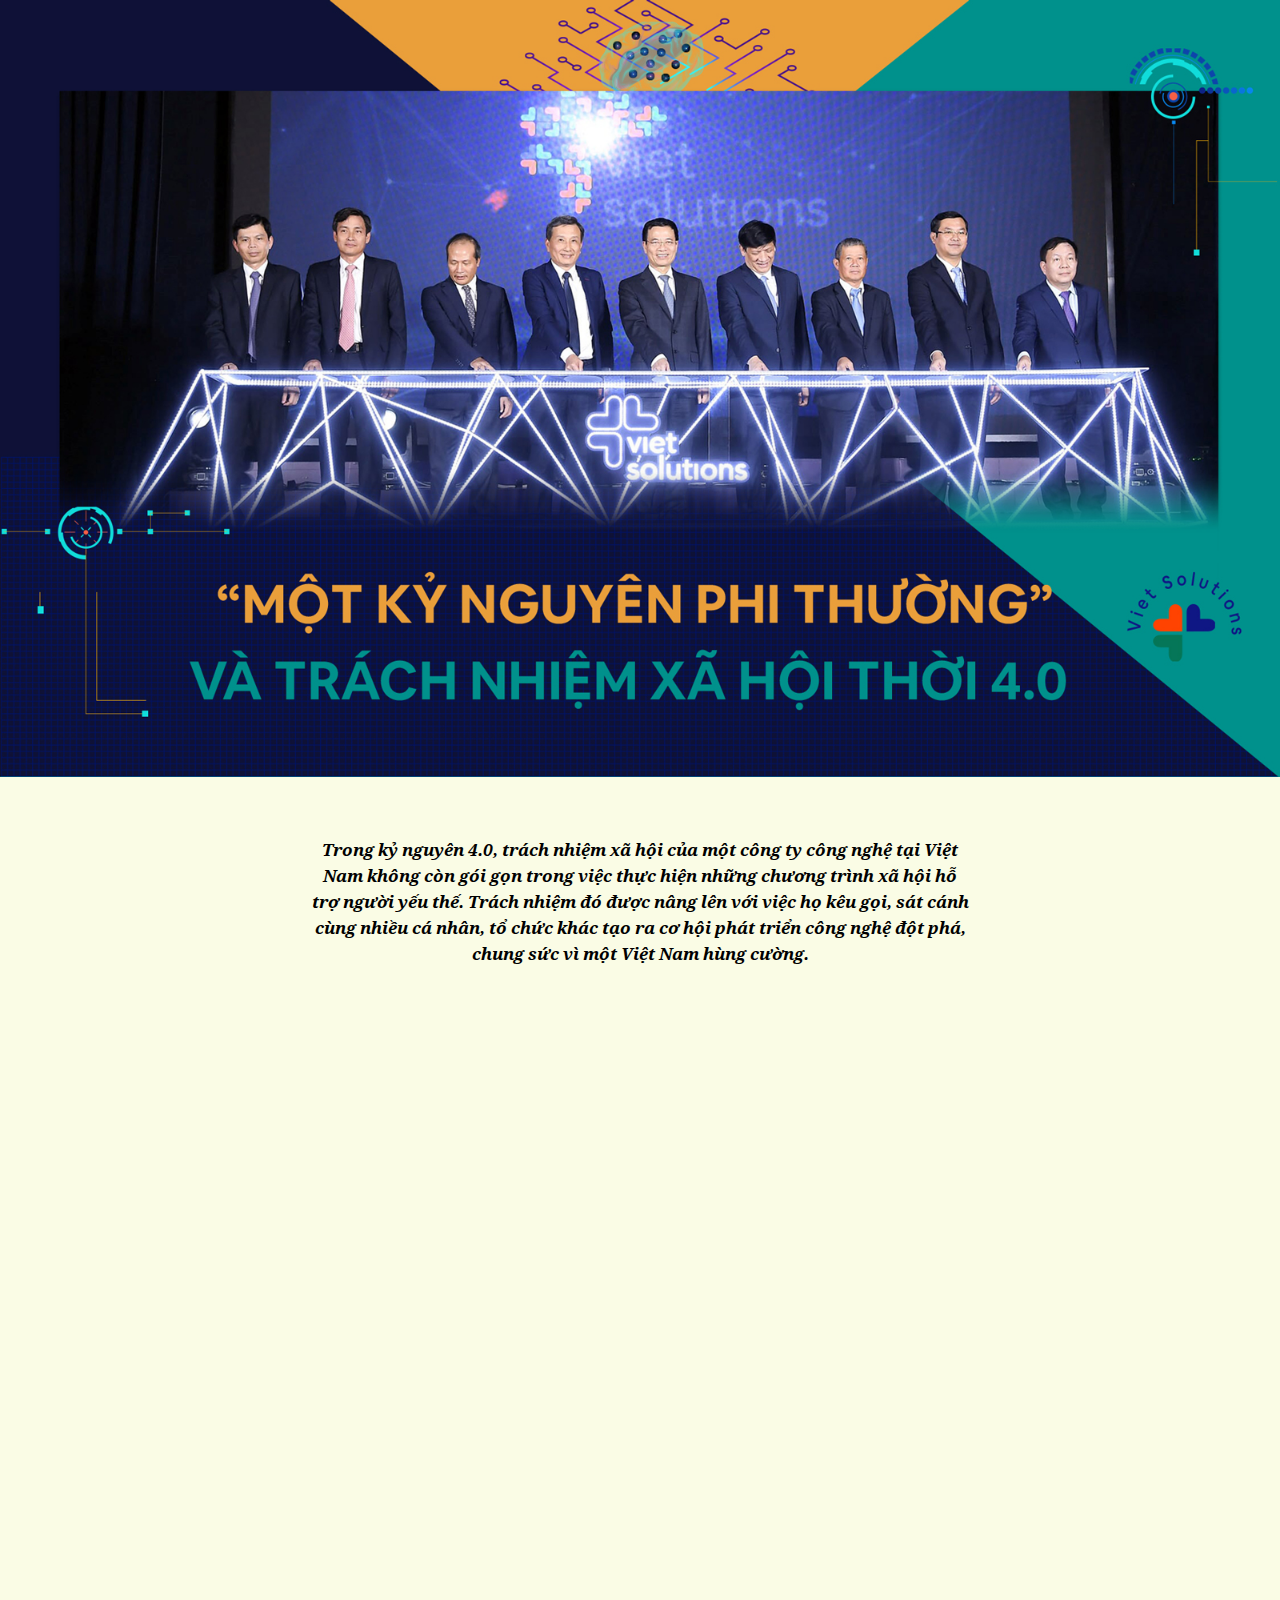
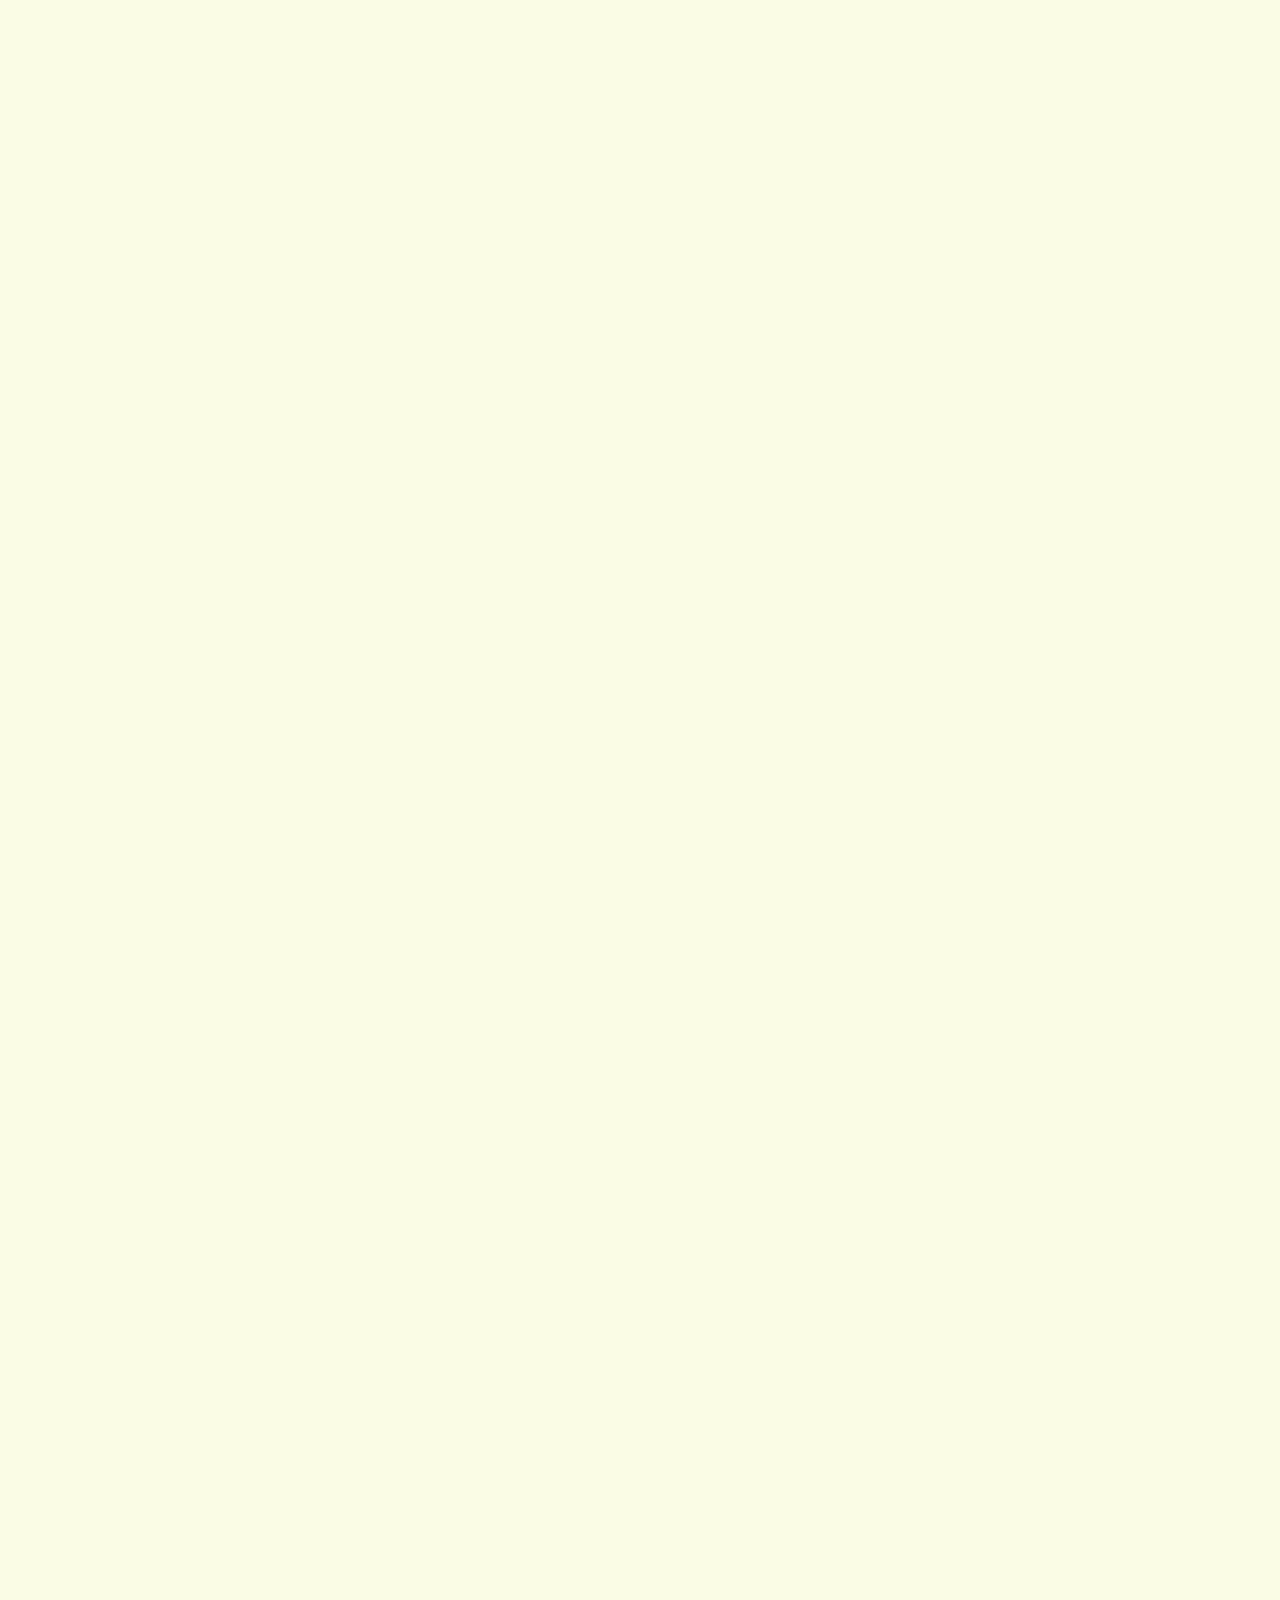
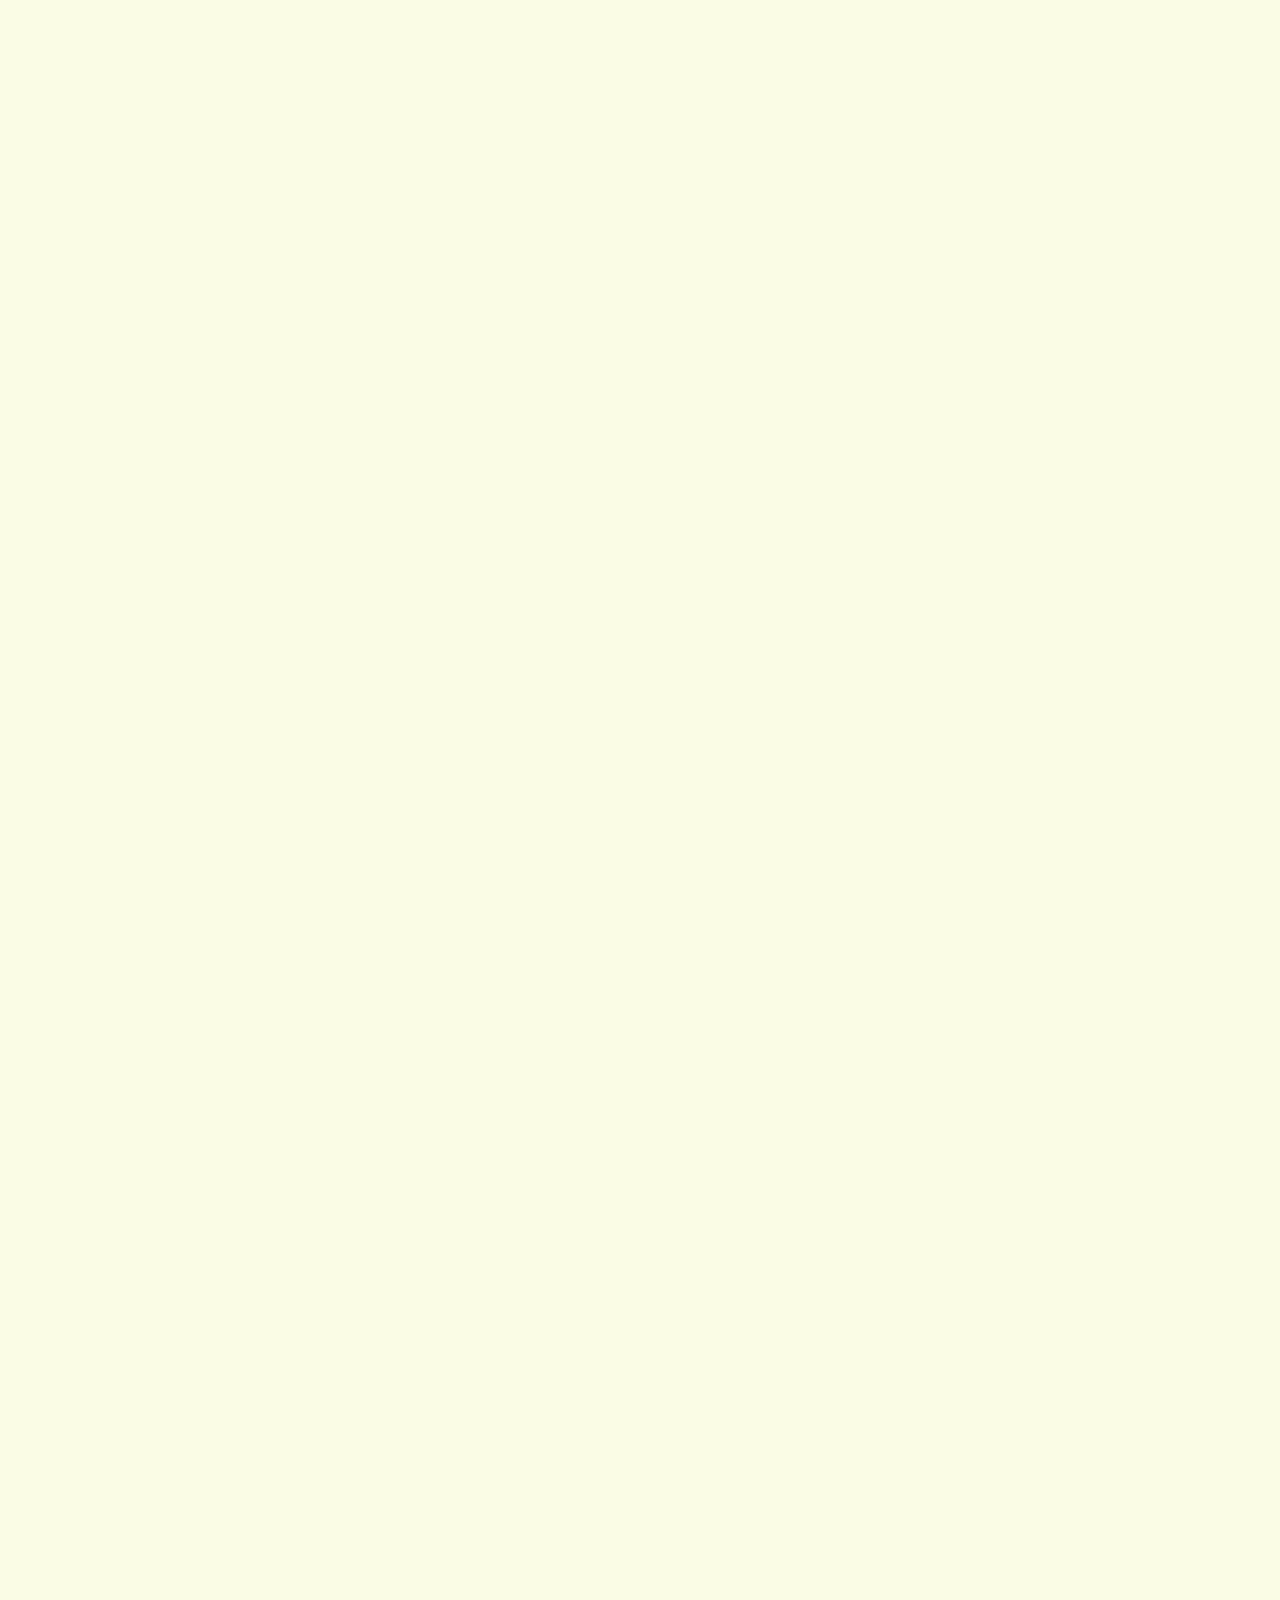
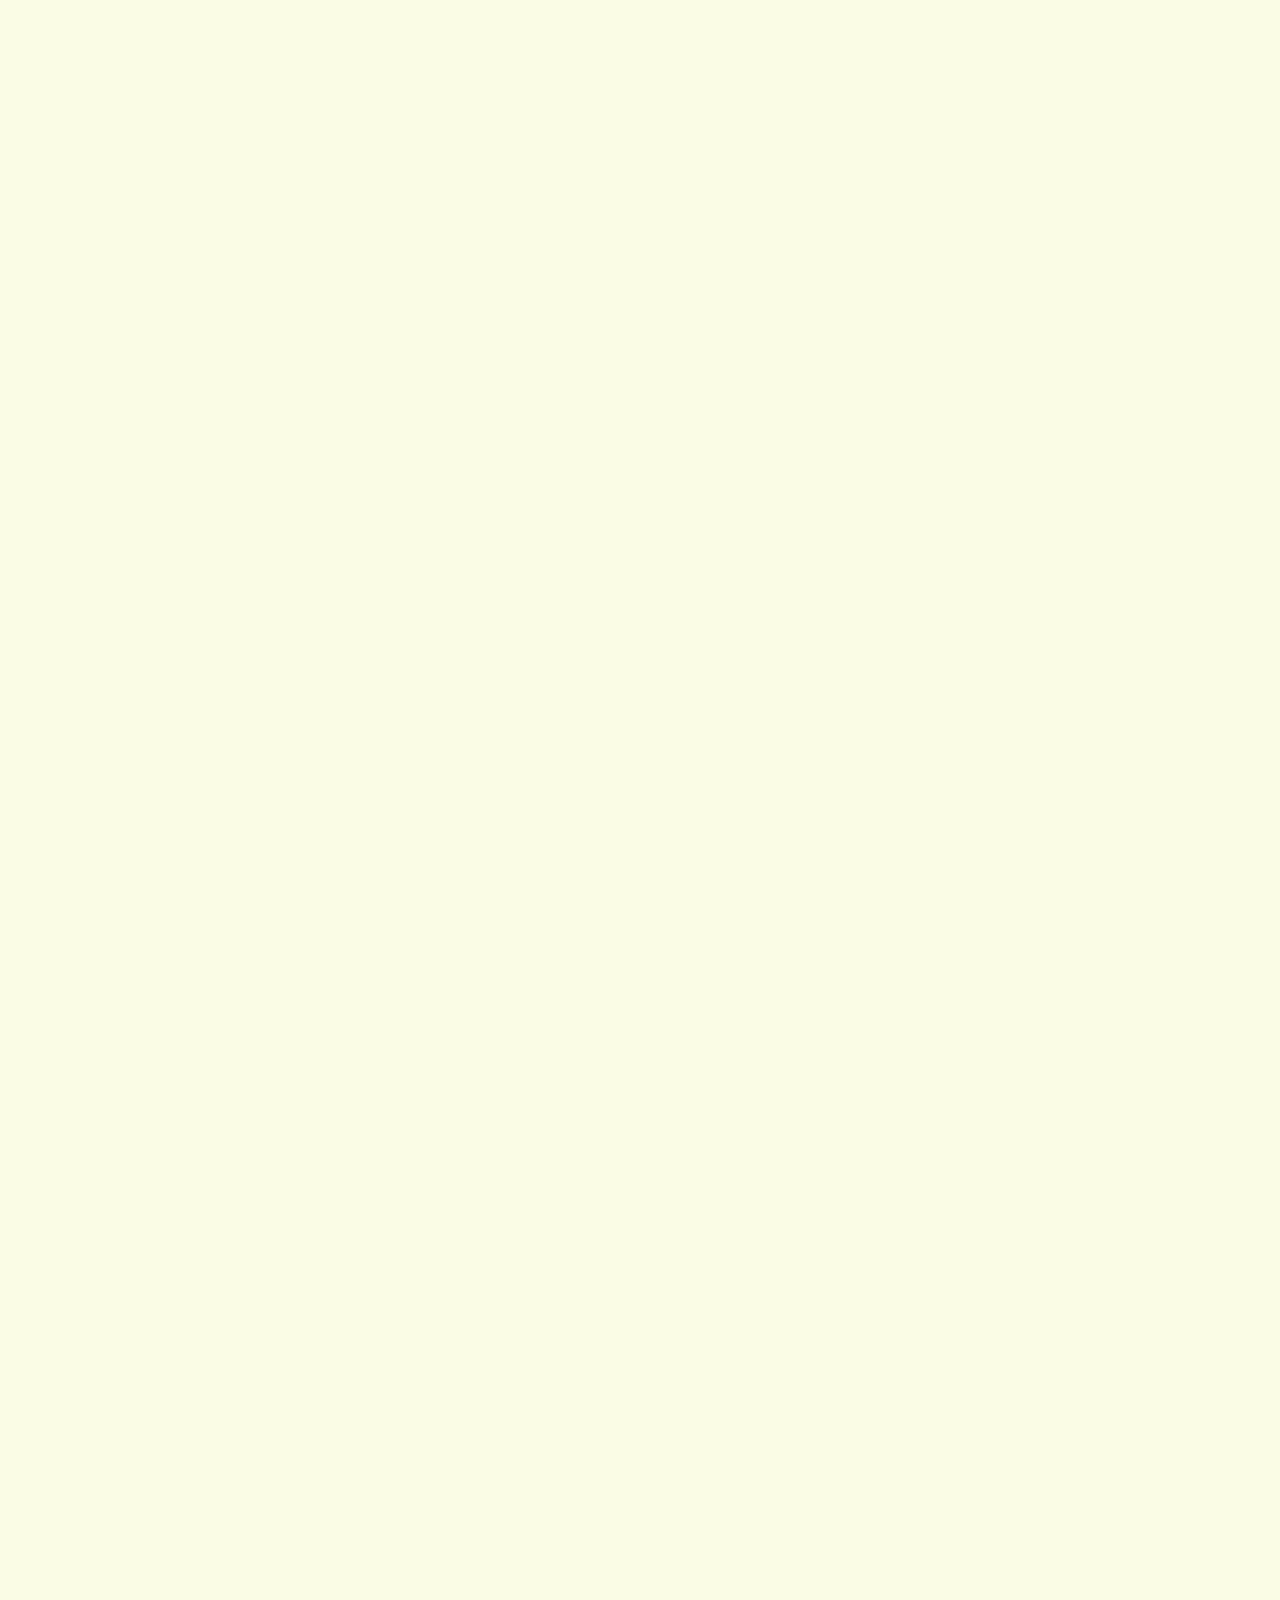
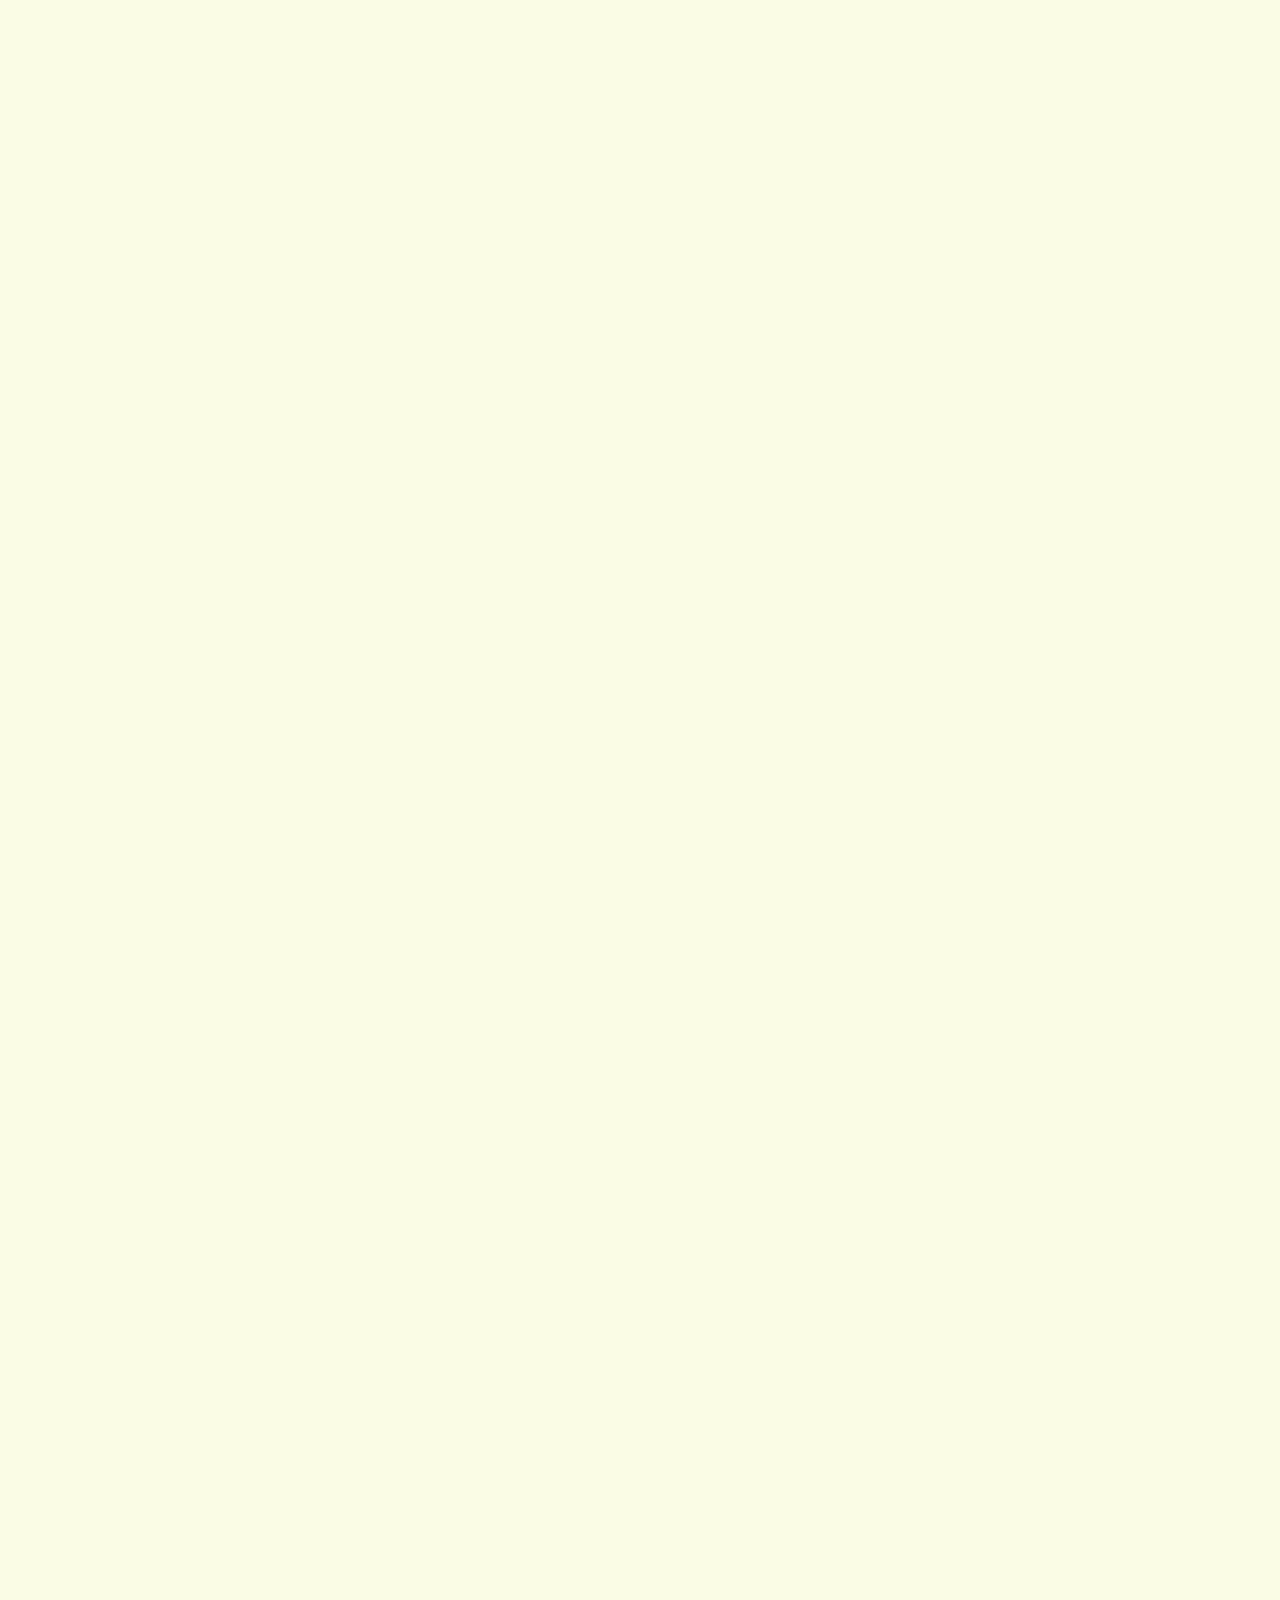
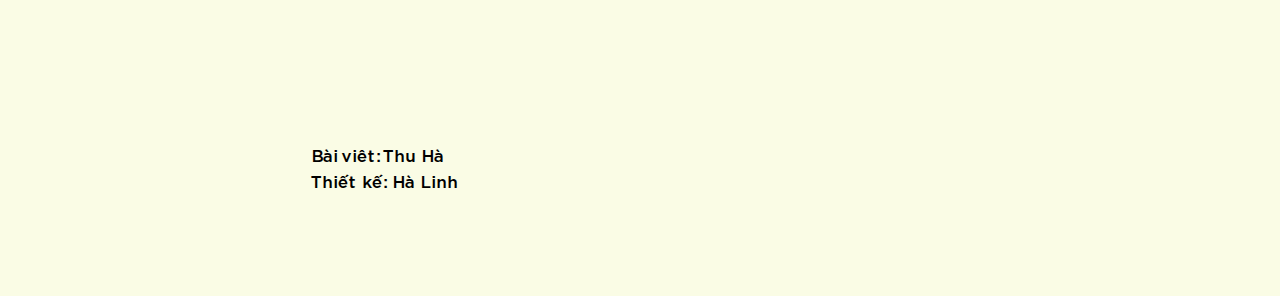
<file: web/index.html>
<!DOCTYPE html>
<html lang="en">
<head>
    <meta charset="UTF-8">
    <meta name="viewport" content="width=device-width, initial-scale=1.0">
    <meta http-equiv="X-UA-Compatible" content="ie=edge">
    <title>“Một kỷ nguyên phi thường” và trách nhiệm xã hội thời 4.0</title>
    <link rel="stylesheet" href="css/reset.css">
    <link rel="stylesheet" href="css/fonts.css">
    <link rel="stylesheet" href="css/animate.css">
    <link rel="stylesheet" href="css/style.css">
    <script src="js/jquery-3.3.1.min.js"></script>
    <script src="js/wow.min.js"></script>
    <script>
        $(document).ready(function() {
            new WOW().init();
        })
    </script>
</head>
<body>
    <div class="emag-wrapper">
        <div class="emag-cover">
            <img src="images/cover.jpg" alt="">
        </div>

        <div class="emag-sapo w660">
            <p>Trong kỷ nguyên 4.0, trách nhiệm xã hội của một công ty công nghệ tại Việt Nam không còn gói gọn trong việc thực hiện những chương trình xã hội hỗ trợ người yếu thế. Trách nhiệm đó được nâng lên với việc họ kêu gọi, sát cánh cùng nhiều cá nhân, tổ chức khác tạo ra cơ hội phát triển công nghệ đột phá, chung sức vì một Việt Nam hùng cường.</p>
        </div>

        <div class="emag-main">
            <div class="emag-title w980 wow fadeInUp" data-wow-duration="1s" style="margin-top: 80px;">
                <img src="images/title-1.png" alt="">
            </div>

            <div class="emag-content">
                <div class="w660 wow fadeInUp" data-wow-duration="1s">
                    <p>Hơn 10 năm trước, ngay khi thực hiện phổ cập hóa dịch vụ viễn thông di động thành công, Tập đoàn Viettel đã tiến hành một chương trình xã hội đặc biệt. Viettel phối hợp với VTV gây Quỹ thực hiện chương trình phẫu thuật miễn phí cho các trẻ em mắc bệnh tim bẩm sinh trên khắp đất nước Việt Nam. Chi phí mỗi trường hợp phẫu thuật là vài chục triệu đồng. Và thời gian đầu, Viettel đóng góp tới 80% số tiền cho Quỹ.  Không chỉ đóng góp tài chính, đội ngũ nhân viên của Viettel còn trực tiếp tham gia xác minh gia cảnh, hỗ trợ bệnh nhân khám chữa bệnh, tổ chức khám sàng lọc cho các địa phương khó khăn, kêu gọi khách hàng của mình đồng hành với việc nhắn tin ủng hộ.</p>

                    <p>Đến nay, chương trình đã được thực hiện liên tục 12 năm qua, với hơn 5.500 trẻ em nghèo được phẫu thuật để chữa các bệnh tim bẩm sinh. Tổng số tiền thực hiện phẫu thuật cho các cháu đã lên tới hơn 155 tỷ đồng.</p>
                </div>

                <div class="w980 wow fadeInUp" data-wow-duration="1s">
                    <img src="images/img-1.png" alt="">
                </div>

                <div class="w660 wow fadeInUp" data-wow-duration="1s">
                    <p>Trái tim cho em được thực hiện bởi hai thành viên chủ chốt là Tập đoàn Công nghiệp – Viễn thông Quân đội (Viettel) và Đài truyền hình Việt Nam (VTV). Tuy vậy, hai đơn vị này đều kêu gọi sự chung tay của toàn xã hội và nhận được sự hưởng ứng nhiệt tình. Hiện nay, cùng với mức đóng góp như thời đầu thành lập Quỹ, nhưng tỷ trọng số tiền đóng góp của Viettel đã giảm xuống còn 20% trong tổng số tiền quyên góp được hàng năm. Lãnh đạo Tập đoàn Viettel cho biết “Ngạn ngữ Châu phi có câu ‘Nếu muốn đi thật nhanh, hãy đi một mình. Còn nếu muốn thi thật xa, hãy đi cùng nhau’. Điều này cũng được chúng tôi áp dụng trong nhiều chương trình xã hội của Viettel”.</p>

                    <p>Nếu như “Trái tim cho em” là chương trình xã hội mà Tập đoàn Viettel thực hiện nhằm mang đến cơ hội sống cho những em bé nghèo thì “Bò giống giúp người nghèo biên giới” là một chương trình “đi cùng nhau” khác đem đến “chiếc cần câu” cho người nghèo. Vẫn với cách lựa chọn “đi cùng nhau”, Viettel đã kêu gọi các khách hàng là tổ chức, doanh nghiệp, cá nhân cùng đồng hành với mình trên hành trình tặng bò giống cho người nghèo biên giới.</p>
                </div>

                <div class="w980 wow fadeInUp" data-wow-duration="1s">
                    <img src="images/img-2.jpg" alt="">
                </div>

                <div class="w660 wow fadeInUp" data-wow-duration="1s">
                    <p>Và với cách làm này, chỉ trong 1,5 năm, Viettel đã hoàn thành được mục tiêu tặng 24.000 con bò giống cho bà con nghèo vùng biên giới – một kết quả vô cùng khó tin bởi nếu thực hiện theo những cách truyền thống, người ta dự kiến sẽ mất khoảng 100 năm. </p>
                </div>

                <div class="emag-title w980 wow fadeInUp" data-wow-duration="1s" style="margin-top: 60px;">
                    <img src="images/title-2.png" alt="">
                </div>

                <div class="w660 wow fadeInUp" data-wow-duration="1s">
                    <p>Chúng ta đang sống trong một kỷ nguyên phi thường bởi chúng ta có thể dành thời gian tìm ra cách đáp ứng những nhu cầu của người nghèo mà vẫn có được lợi nhuận và tìm ra con đường tốt hơn cho việc giảm đói nghèo.</p>

                    <p>Và Viettel – một công ty được trao cơ hội kinh doanh viễn thông ở Việt Nam và phát triển “như Thánh Gióng” chỉ sau vài năm - đã quyết tâm đem tới cho thế hệ tương lai những cơ hội học tập mà Internet mang lại.</p>

                    <p>Năm 2008, Viettel thực hiện chương trình “Internet trường học”. Theo đó, tất cả các cơ sở giáo dục ở Việt Nam, từ bậc mầm non đến Đại học đều được Viettel miễn phí Internet băng thông rộng. Tổng kinh phí của chương trình lên tới hơn 300 tỷ đồng/năm. Đây là một chương trình chưa từng có trong lịch sử ngành viễn thông Việt Nam cũng như thế giới.</p>

                    <p>Thời điểm đó, lãnh đạo của Viettel không còn coi việc thực hiện Internet trường học là một chương trình từ thiện xã hội nữa mà “đó là một khoản đầu tư dài hạn”và doanh nghiệp sẽ được hưởng lợi từ điều này. “Người nghèo sẽ không nghèo mãi nếu chúng ta trao cho họ cơ hội phù hợp và khi thoát nghèo họ sẽ quay lại hỗ trợ những người khác và tạo ra vòng tròn phát triển liên tục cho xã hội”, lãnh đạo Viettel phân tích.</p>
                </div>

                <div class="wow fadeInUp" data-wow-duration="1s">
                    <img src="images/img-3.jpg" alt="">
                </div>

                <div class="w660 wow fadeInUp" data-wow-duration="1s">
                    <p>Và không dừng lại ở Internet trường học, Viettel còn tiếp tục với một chương trình học bổng lớn cũng hướng tới thế hệ tương lai cùng với triết lý “đầu tư dài hạn”: “Vì em hiếu học” với kinh phí mỗi năm dành hơn 26 tỷ đồng trao học bổng cho học sinh nghèo học giỏi ở trên khắp Việt Nam. Chương trình đã được thực hiện trong 7 năm qua.</p>

                    <p>Bên cạnh các chương trình dành cho học sinh, ngành giáo dục, Viettel cũng bền bỉ thực hiện một chương trình khác dành cho người nghèo với triết lý “trao cần câu chứ không cho con cá” – 30A ở 3 huyện thuộc diện nghèo nhất cả nước: Bá Thước, Mường Lát (Thanh Hóa) và Đắk Rông (Quảng Trị).</p>

                    <p>Không giống với “khoản đầu tư dài hạn” trong ngành giáo dục, phải tham gia trực tiếp giúp người dân xóa đói giảm nghèo không phải là lĩnh vực sở trường của Viettel. Thế nhưng, cũng giống như khoản đầu tư dài hạn cho Internet trường học, người Viettel có niềm tin vững chắc vào nhiệm vụ xóa đói giảm nghèo. Bởi ngay từ khi bắt đầu kinh doanh viễn thông, lãnh đạo Viettel đã tin rằng, hoạt động kinh doanh luôn phải gắn liền với trách nhiệm xã hội.</p>

                    <p>Và khi làm những chương trình xã hội giúp đỡ người nghèo thoát nghèo bền vững vốn không thuộc sở trường của mình, Viettel vẫn luôn tâm niệm rằng, đó là việc quan trọng, việc cần phải làm và đó là cách để chúng ta cùng giúp nhau vươn lên.</p>
                </div>

                <div class="emag-title w980 wow fadeInUp" data-wow-duration="1s" style="margin-top: 60px;">
                    <img src="images/title-3.png" alt="">
                </div>

                <div class="w660 wow fadeInUp" data-wow-duration="1s">
                    <p>Sau nhiều chương trình xã hội với ngành giáo dục, trẻ em, người nghèo…, vào giai đoạn phát triển thứ 4, Tập đoàn Viettel có những bổ sung mới với chiến lược chuyển đổi số. Giờ đây, các chương trình thể hiện trách nhiệm xã hội hay các hoạt động “đầu tư dài hạn” của Viettel có mục tiêu mới, cộng hưởng sức mạnh.</p>

                    <p>Viettel mong muốn tạo cơ hội hợp tác cho những doanh nghiệp công nghệ với đầy ý tưởng sáng tạo và các giải pháp độc đáo, để giúp họ bằng kinh nghiệm, năng lực tài chính cùng với quy mô thị trường đã được tạo dựng của mình. Đó chính là lý do Viettel đứng ra tổ chức Viettel Advanced Solution Track 2019 – một cuộc thi tìm kiếm giải pháp công nghệ trong lĩnh vực viễn thông.</p>
                </div>

                <div class="w660 wow fadeInUp" data-wow-duration="1s">
                    <img src="images/img-5.jpg" alt="">
                </div>

                <div class="w660 wow fadeInUp" data-wow-duration="1s">
                    <p>Thế nhưng, chỉ một năm sau đó, cuộc thi mà Viettel khởi xướng đã “lột xác” với một sứ mệnh mới. Thay vì “đi thật nhanh”, Viettel trở lại với triết lý ban đầu khi thực hiện các chương trình xã hội năm xưa “đi cùng nhau” để “đi thật xa”.</p>

                    <p>Dưới sự chủ trì của Bộ TTTT, năm 2020, cuộc thi có tên gọi mới là Viet Solutions. Cuộc thi sẽ tìm kiếm giải pháp công nghệ để giải quyết các bài toán của Việt Nam. Trong đó, Bộ TTTT đóng vai trò kết nối các bộ ngành, tháo gỡ vướng mắc và tạo lập thị trường và vườn ươm; Tập đoàn công nghệ lớn của quốc gia, mà tiên phong là Viettel đóng vai trò là nhà tư vấn, người tiếp sức cho các doanh nghiệp công nghệ, thể hiện cam kết cộng hưởng, hỗ trợ cho bất kỳ một sản phẩm chuyển đổi số nào có tiềm năng. Tất cả đều vì một mục tiêu lớn: chung sức cho khát vọng “Vì một Việt Nam hùng cường”.</p>

                    <p>Với các doanh nghiệp công nghệ non trẻ, trước đây, họ phải “vật vã” trong việc tìm kiếm thị trường và rất khó tìm được nhà tư vấn hiệu quả. Giờ đây, với việc Viettel phối hợp cùng Bộ Thông tin và Truyền thông, cộng thêm nhiều bộ, ngành và các tập đoàn công nghệ lớn khác làm “bà đỡ”, “mặt trời đã ló rạng rất rõ ràng” như nhận xét của một chuyên gia công nghệ quốc tế nhận lời làm thành viên giám khảo của Viet Solutions 2020.</p>
                </div>

                <div class="w980 wow fadeInUp" data-wow-duration="1s">
                    <img src="images/img-6.jpg" alt="">
                </div>

                <div class="w660 wow fadeInUp" data-wow-duration="1s">
                    <p>Và như chia sẻ của ông Lê Đăng Dũng, Quyền Chủ tịch kiêm Tổng giám đốc Viettel: “Khi đã chung một mục tiêu, chúng ta có thể chia sẻ lợi thế của mình, bổ trợ cho nhau, cùng tạo nên sự cộng hưởng lan tỏa trong cộng đồng”.</p>
                </div>

                <div class="w660 emag-credit">
                    <p>Bài viêt: Thu Hà</p>
                    <p>Thiết kế: Hà Linh</p>
                </div>
            </div>
        </div>
    </div>
</body>
</html>
</file>
<file: mobile/css/fonts.css>
@font-face {
    font-family: 'NotoSerif';
    src: url('../fonts/NotoSerif-Regular.ttf') format('truetype');
    font-weight: 400;
}
@font-face {
    font-family: 'NotoSerif';
    src: url('../fonts/NotoSerif-Italic.ttf') format('truetype');
    font-weight: 400;
    font-style: italic;
}
@font-face {
    font-family: 'NotoSerif';
    src: url('../fonts/NotoSerif-Bold.ttf') format('truetype');
    font-weight: 700;
}
@font-face {
    font-family: 'NotoSerif';
    src: url('../fonts/NotoSerif-BoldItalic.ttf') format('truetype');
    font-weight: 700;
    font-style: italic
}
@font-face {
    font-family: 'Gotham';
    src: url('../fonts/Gotham.ttf') format('truetype');
    font-weight: 400;
}
</file>
<file: mobile/css/style.css>
*, *::before, *::after {
    margin: 0;
    padding: 0;
    box-sizing: border-box;
    -webkit-box-sizing: border-box;
    -moz-box-sizing: border-box;
}
img {
    vertical-align: middle;
}
.emag-wrapper {
    background-color: #fafce5;
}
/* .emag-cover {
    padding-top: 46px;
    background-color: #000;
} */
.emag-cover img {
    width: 100%;
}
.emag-sapo {
    margin: 30px auto 60px;
}
.emag-sapo img {
    width: 100%;
}
.emag-sapo p {
    font-family: 'NotoSerif', serif;
    font-style: 17px;
    line-height: 26px;
    font-weight: 700;
    font-style: italic;
    padding: 0 15px;
    text-align: center;
}
.emag-quote {
    background-color: #ffe2d9;
    padding: 40px 15px 1px;
}
.emag-quote-head {
    font-family: 'Gotham', sans-serif;
    font-size: 30px;
    color: #343434;
    text-transform: uppercase;
    margin-bottom: 30px
}
.emag-quote-head span {
    display: inline-block;
}
.emag-quote-head span::after {
    content: '';
    display: block;
    width: 100%;
    height: 2px;
    background-color: #665f5d;
}
.emag-quote-text {
    font-family: 'NotoSerif', serif;
    font-style: italic;
    font-size: 17px;
    line-height: 26px;
    margin-bottom: 30px
}
.emag-title {
    margin: 30px auto 0;
}
.emag-title img {
    width: 100%;
}
.emag-content {
    padding: 0 15px;
}
.emag-content p {
    font-family: 'NotoSerif', serif;
    font-size: 17px;
    line-height: 26px;
    margin-bottom: 30px;
}
.emag-content p.bold {
    font-weight: 700;
}
.emag-main img {
    width: 100%;
    margin-bottom: 30px;
}
.emag-fullwidth {
    background-color: #99d5d0;
    margin-top: 60px;
    padding-top: 30px;
    padding-bottom: 55px;
}
.emag-fullwidth p {
    /* color: #cccccc; */
}
.emag-credit {
    padding-bottom: 50px;
    padding-left: 15px;
}
.emag-credit p {
    font-size: 16px;
    line-height: 25px;
    margin-bottom: 0;
    font-family: 'NotoSerif', serif;
    font-weight: 700;
}
.emag-credit img {
    width: 100%;
    display: block;
    margin: 0 auto;
}

.emag-caption {
    font-family: Helvetica, Arial, sans-serif;
    font-size: 14px;
    line-height: 20px;
    color: #999;
    padding: 0 15px;
    margin-bottom: 30px;
}
</file>
<file: responsive/css/fonts.css>
@font-face {
    font-family: 'NotoSerif';
    src: url('../fonts/NotoSerif-Regular.ttf') format('truetype');
    font-weight: 400;
}
@font-face {
    font-family: 'NotoSerif';
    src: url('../fonts/NotoSerif-Italic.ttf') format('truetype');
    font-weight: 400;
    font-style: italic;
}
@font-face {
    font-family: 'NotoSerif';
    src: url('../fonts/NotoSerif-Bold.ttf') format('truetype');
    font-weight: 700;
}
@font-face {
    font-family: 'NotoSerif';
    src: url('../fonts/NotoSerif-BoldItalic.ttf') format('truetype');
    font-weight: 700;
    font-style: italic
}
@font-face {
    font-family: 'Gotham';
    src: url('../fonts/Gotham.ttf') format('truetype');
    font-weight: 400;
}
</file>
<file: responsive/css/style.css>
*, *::before, *::after {
    margin: 0;
    padding: 0;
    box-sizing: border-box;
    -webkit-box-sizing: border-box;
    -moz-box-sizing: border-box;
}
img {
    vertical-align: middle;
}
.w980 {
    width: 980px;
    margin: 0 auto;
}
.w660 {
    width: 660px;
    margin: 0 auto;
}
.w450 {
    width: 450px!important;
    margin: 0 auto;
}
.emag-wrapper {
    background-color: #fafce5;
    /* padding-bottom: 60px; */
}
/* .emag-cover {
    padding-top: 44px;
    background-color: #000;
} */
.emag-cover img {
    width: 100%;
}
.emag-sapo {
    margin: 60px auto;
    font-family: 'NotoSerif', sans-serif;
    font-size: 17px;
    line-height: 26px;
    text-align: center;
    font-style: italic;
    font-weight: 700;
}
.emag-sapo img {
    width: 100%;
}
.emag-quote {
    margin-top: -150px;
}
.emag-quote-head {
    font-family: 'Gotham', sans-serif;
    font-size: 30px;
    color: #343434;
    text-transform: uppercase;
    margin-bottom: 30px
}
.emag-quote-head span {
    display: inline-block;
}
.emag-quote-head span::after {
    content: '';
    display: block;
    width: 100%;
    height: 2px;
    background-color: #665f5d;
}
.emag-quote-text {
    font-family: 'NotoSerif', serif;
    font-style: italic;
    font-size: 17px;
    line-height: 26px;
    margin-bottom: 30px
}
.emag-title {
    margin-bottom: 60px;
}
.emag-content p {
    font-family: 'NotoSerif', serif;
    font-size: 17px;
    line-height: 26px;
    margin-bottom: 30px;
}
.emag-content p.bold {
    font-weight: 700;
}
.emag-content img {
    width: 100%;
    /* margin-top: 30px; */
    margin-bottom: 30px;
}
.emag-content video {
    width: 100%;
    margin-bottom: 30px;
}
.emag-content-left::after,
.emag-content-right::after {
    content: '';
    display: block;
    clear: both;
}
.emag-content-left img {
    float: right;
    margin-left: 20px;
    margin-right: -160px;
    margin-top: 6px;
}
.emag-content-right img {
    float: left;
    margin-right: 20px;
    margin-left: -160px;
    margin-top: 6px;
}
.emag-fullwidth {
    /* background: url('../images/bg-fullwidth.png') no-repeat center; */
    /* background-size: 100% auto; */
    background-color: #001c54;
    margin-top: 60px;
    padding-top: 60px;
    padding-bottom: 55px;
    color: #cccccc;
}
.emag-fullwidth-bottom {
    /* background: url('../images/bg-fullwidth.png') no-repeat center; */
    /* background-size: 100% auto; */
    background-color: #99d5d0;
    margin-top: 60px;
    padding-top: 60px;
    padding-bottom: 55px;
    position: relative;
}
.emag-bottom {
    display: block;
    position: absolute;
    bottom: 0;
    left: 0;
    right: 0;
    width: 100%;
    margin: 0!important;
}
.emag-bottom-bg {
    display: block;
    position: absolute;
    top: -6%;
    left: 0;
    right: 0;
    width: 100%;
    margin: 0!important;
}
/* .emag-fullwidth p {
    color: #cccccc;
} */
.emag-two-column {
    display: flex;
    justify-content: space-between
}
.emag-column-left {
    width: 465px;
}
.emag-column-right {
    width: 475px;
}
.emag-credit {
    margin: 0 auto;
    padding-bottom: 100px;
}
.emag-credit p {
    margin-bottom: 0;
    font-family: 'Gotham', sans-serif;
}
.emag-column::after {
    content: '';
    display: block;
    clear: both;
}
.emag-column img {
    width: 488px;
    height: 324px;
    float: left;
}
.emag-column img:last-child {
    margin-left: 4px;
}
.emag-album {
    display: flex;
    display: -webkit-flex;
    justify-content: space-between;
    margin-bottom: 30px;
}
.emag-album img {
    width: 488px;
}
.emag-album-withTop {
    display: flex;
    display: -webkit-flex;
    justify-content: space-between;
    flex-wrap: wrap;
}
.emag-album-withTop img {
    width: 488px;
    margin-top: 0;
}
.emag-album-withTop img:first-child {
    width: 100%;
    margin-bottom: 5px!important;
    margin-top: 30px;
}

.emag-caption {
    font-family: Helvetica, Arial, sans-serif!important;
    font-size: 15px!important;
    line-height: 20px!important;
    margin-bottom: 30px;
    color: #999;
}
.emag-image-flex {
    display: flex;
    display: -webkit-flex;
    justify-content: space-between;
    -webkit-justify-content: space-between;
}
.mobile {
    display: none;
}
@media (max-width: 992px) {
    .web {
        display: none;
    }
    .mobile {
        display: block;
    }
    *, *::before, *::after {
        margin: 0;
        padding: 0;
        box-sizing: border-box;
        -webkit-box-sizing: border-box;
        -moz-box-sizing: border-box;
    }
    img {
        vertical-align: middle;
    }
    .emag-wrapper {
        background-color: #fafce5;
    }
    /* .emag-cover {
        padding-top: 46px;
        background-color: #000;
    } */
    .emag-cover img {
        width: 100%;
    }
    .emag-sapo {
        margin: 30px auto 60px;
    }
    .emag-sapo img {
        width: 100%;
    }
    .emag-sapo p {
        font-family: 'NotoSerif', serif;
        font-style: 17px;
        line-height: 26px;
        font-weight: 700;
        font-style: italic;
        padding: 0 15px;
        text-align: center;
    }
    .emag-quote {
        background-color: #ffe2d9;
        padding: 40px 15px 1px;
    }
    .emag-quote-head {
        font-family: 'Gotham', sans-serif;
        font-size: 30px;
        color: #343434;
        text-transform: uppercase;
        margin-bottom: 30px
    }
    .emag-quote-head span {
        display: inline-block;
    }
    .emag-quote-head span::after {
        content: '';
        display: block;
        width: 100%;
        height: 2px;
        background-color: #665f5d;
    }
    .emag-quote-text {
        font-family: 'NotoSerif', serif;
        font-style: italic;
        font-size: 17px;
        line-height: 26px;
        margin-bottom: 30px
    }
    .emag-title {
        margin: 30px auto 0;
    }
    .emag-title img {
        width: 100%;
    }
    .emag-content {
        padding: 0 15px;
    }
    .emag-content p {
        font-family: 'NotoSerif', serif;
        font-size: 17px;
        line-height: 26px;
        margin-bottom: 30px;
    }
    .emag-content p.bold {
        font-weight: 700;
    }
    .emag-main img {
        width: 100%;
        margin-bottom: 30px;
    }
    .emag-fullwidth {
        background-color: #99d5d0;
        margin-top: 60px;
        padding-top: 30px;
        padding-bottom: 55px;
    }
    .emag-fullwidth p {
        /* color: #cccccc; */
    }
    .emag-credit {
        padding-bottom: 50px;
        padding-left: 15px;
    }
    .emag-credit p {
        font-size: 16px;
        line-height: 25px;
        margin-bottom: 0;
        font-family: 'NotoSerif', serif;
        font-weight: 700;
    }
    .emag-credit img {
        width: 100%;
        display: block;
        margin: 0 auto;
    }
    
    .emag-caption {
        font-family: Helvetica, Arial, sans-serif;
        font-size: 14px;
        line-height: 20px;
        color: #999;
        padding: 0 15px;
        margin-bottom: 30px;
    }
}
</file>
<file: web/css/fonts.css>
@font-face {
    font-family: 'NotoSerif';
    src: url('../fonts/NotoSerif-Regular.ttf') format('truetype');
    font-weight: 400;
}
@font-face {
    font-family: 'NotoSerif';
    src: url('../fonts/NotoSerif-Italic.ttf') format('truetype');
    font-weight: 400;
    font-style: italic;
}
@font-face {
    font-family: 'NotoSerif';
    src: url('../fonts/NotoSerif-Bold.ttf') format('truetype');
    font-weight: 700;
}
@font-face {
    font-family: 'NotoSerif';
    src: url('../fonts/NotoSerif-BoldItalic.ttf') format('truetype');
    font-weight: 700;
    font-style: italic
}
@font-face {
    font-family: 'Gotham';
    src: url('../fonts/Gotham.ttf') format('truetype');
    font-weight: 400;
}
</file>
<file: web/css/style.css>
*, *::before, *::after {
    margin: 0;
    padding: 0;
    box-sizing: border-box;
    -webkit-box-sizing: border-box;
    -moz-box-sizing: border-box;
}
img {
    vertical-align: middle;
}
.w980 {
    width: 980px;
    margin: 0 auto;
}
.w660 {
    width: 660px;
    margin: 0 auto;
}
.w450 {
    width: 450px!important;
    margin: 0 auto;
}
.emag-wrapper {
    background-color: #fafce5;
    /* padding-bottom: 60px; */
}
/* .emag-cover {
    padding-top: 44px;
    background-color: #000;
} */
.emag-cover img {
    width: 100%;
}
.emag-sapo {
    margin: 60px auto;
    font-family: 'NotoSerif', sans-serif;
    font-size: 17px;
    line-height: 26px;
    text-align: center;
    font-style: italic;
    font-weight: 700;
}
.emag-sapo img {
    width: 100%;
}
.emag-quote {
    margin-top: -150px;
}
.emag-quote-head {
    font-family: 'Gotham', sans-serif;
    font-size: 30px;
    color: #343434;
    text-transform: uppercase;
    margin-bottom: 30px
}
.emag-quote-head span {
    display: inline-block;
}
.emag-quote-head span::after {
    content: '';
    display: block;
    width: 100%;
    height: 2px;
    background-color: #665f5d;
}
.emag-quote-text {
    font-family: 'NotoSerif', serif;
    font-style: italic;
    font-size: 17px;
    line-height: 26px;
    margin-bottom: 30px
}
.emag-title {
    margin-bottom: 60px;
}
.emag-content p {
    font-family: 'NotoSerif', serif;
    font-size: 17px;
    line-height: 26px;
    margin-bottom: 30px;
}
.emag-content p.bold {
    font-weight: 700;
}
.emag-content img {
    width: 100%;
    /* margin-top: 30px; */
    margin-bottom: 30px;
}
.emag-content video {
    width: 100%;
    margin-bottom: 30px;
}
.emag-content-left::after,
.emag-content-right::after {
    content: '';
    display: block;
    clear: both;
}
.emag-content-left img {
    float: right;
    margin-left: 20px;
    margin-right: -160px;
    margin-top: 6px;
}
.emag-content-right img {
    float: left;
    margin-right: 20px;
    margin-left: -160px;
    margin-top: 6px;
}
.emag-fullwidth {
    /* background: url('../images/bg-fullwidth.png') no-repeat center; */
    /* background-size: 100% auto; */
    background-color: #001c54;
    margin-top: 60px;
    padding-top: 60px;
    padding-bottom: 55px;
    color: #cccccc;
}
.emag-fullwidth-bottom {
    /* background: url('../images/bg-fullwidth.png') no-repeat center; */
    /* background-size: 100% auto; */
    background-color: #99d5d0;
    margin-top: 60px;
    padding-top: 60px;
    padding-bottom: 55px;
    position: relative;
}
.emag-bottom {
    display: block;
    position: absolute;
    bottom: 0;
    left: 0;
    right: 0;
    width: 100%;
    margin: 0!important;
}
.emag-bottom-bg {
    display: block;
    position: absolute;
    top: -6%;
    left: 0;
    right: 0;
    width: 100%;
    margin: 0!important;
}
/* .emag-fullwidth p {
    color: #cccccc;
} */
.emag-two-column {
    display: flex;
    justify-content: space-between
}
.emag-column-left {
    width: 465px;
}
.emag-column-right {
    width: 475px;
}
.emag-credit {
    margin: 0 auto;
    padding-bottom: 100px;
}
.emag-credit p {
    margin-bottom: 0;
    font-family: 'Gotham', sans-serif;
}
.emag-column::after {
    content: '';
    display: block;
    clear: both;
}
.emag-column img {
    width: 488px;
    height: 324px;
    float: left;
}
.emag-column img:last-child {
    margin-left: 4px;
}
.emag-album {
    display: flex;
    display: -webkit-flex;
    justify-content: space-between;
    margin-bottom: 30px;
}
.emag-album img {
    width: 488px;
}
.emag-album-withTop {
    display: flex;
    display: -webkit-flex;
    justify-content: space-between;
    flex-wrap: wrap;
}
.emag-album-withTop img {
    width: 488px;
    margin-top: 0;
}
.emag-album-withTop img:first-child {
    width: 100%;
    margin-bottom: 5px!important;
    margin-top: 30px;
}

.emag-caption {
    font-family: Helvetica, Arial, sans-serif!important;
    font-size: 15px!important;
    line-height: 20px!important;
    margin-bottom: 30px;
    color: #999;
}
.emag-image-flex {
    display: flex;
    display: -webkit-flex;
    justify-content: space-between;
    -webkit-justify-content: space-between;
}
.mobile {
    display: none;
}
@media (max-width: 992px) {
    .w980, .w660 {
        width: 100%;
    }
    .emag-sapo {
        padding: 0 15px;
    }
    .emag-title img {
        width: 100%;
    }
    .emag-content p {
        padding: 0 15px;
        font-size: 16px;
        line-height: 24px;
    }
    .web {
        display: none;
    }
    .mobile {
        display: block;
    }
}
</file>
